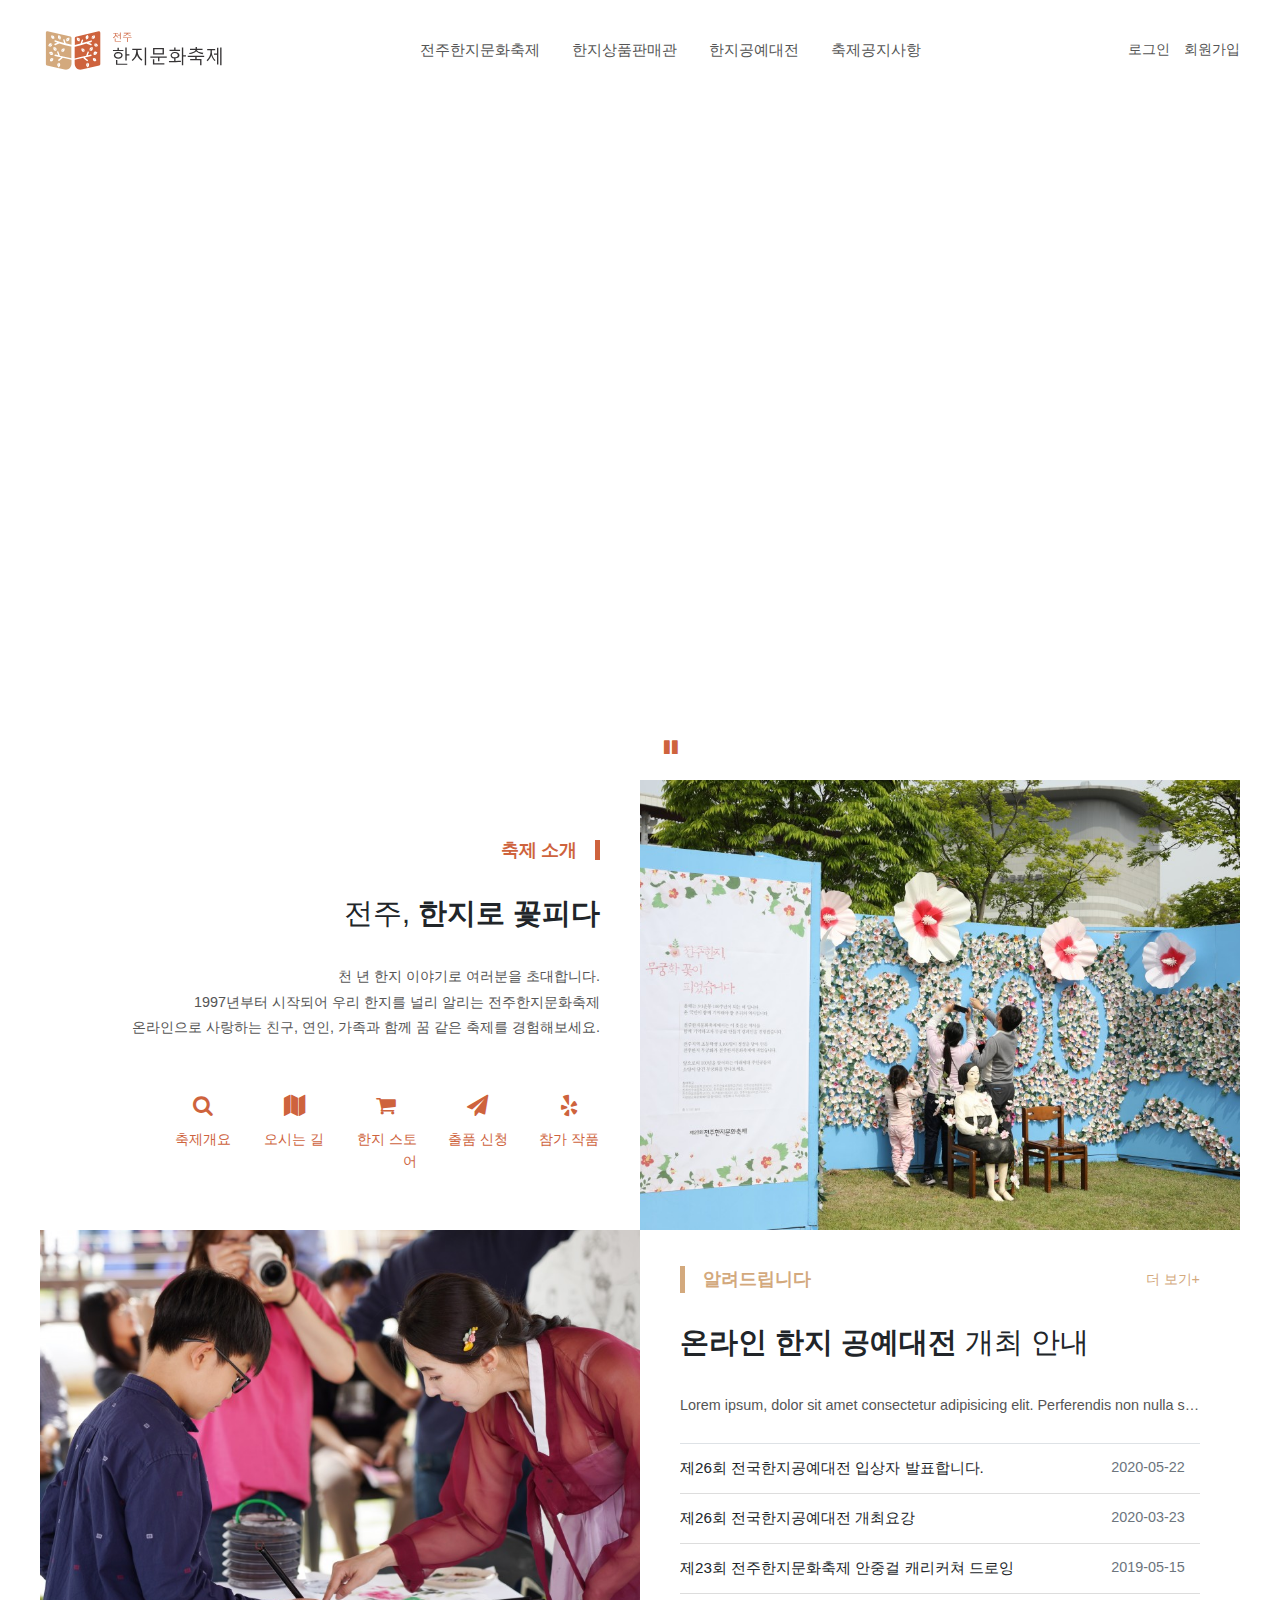
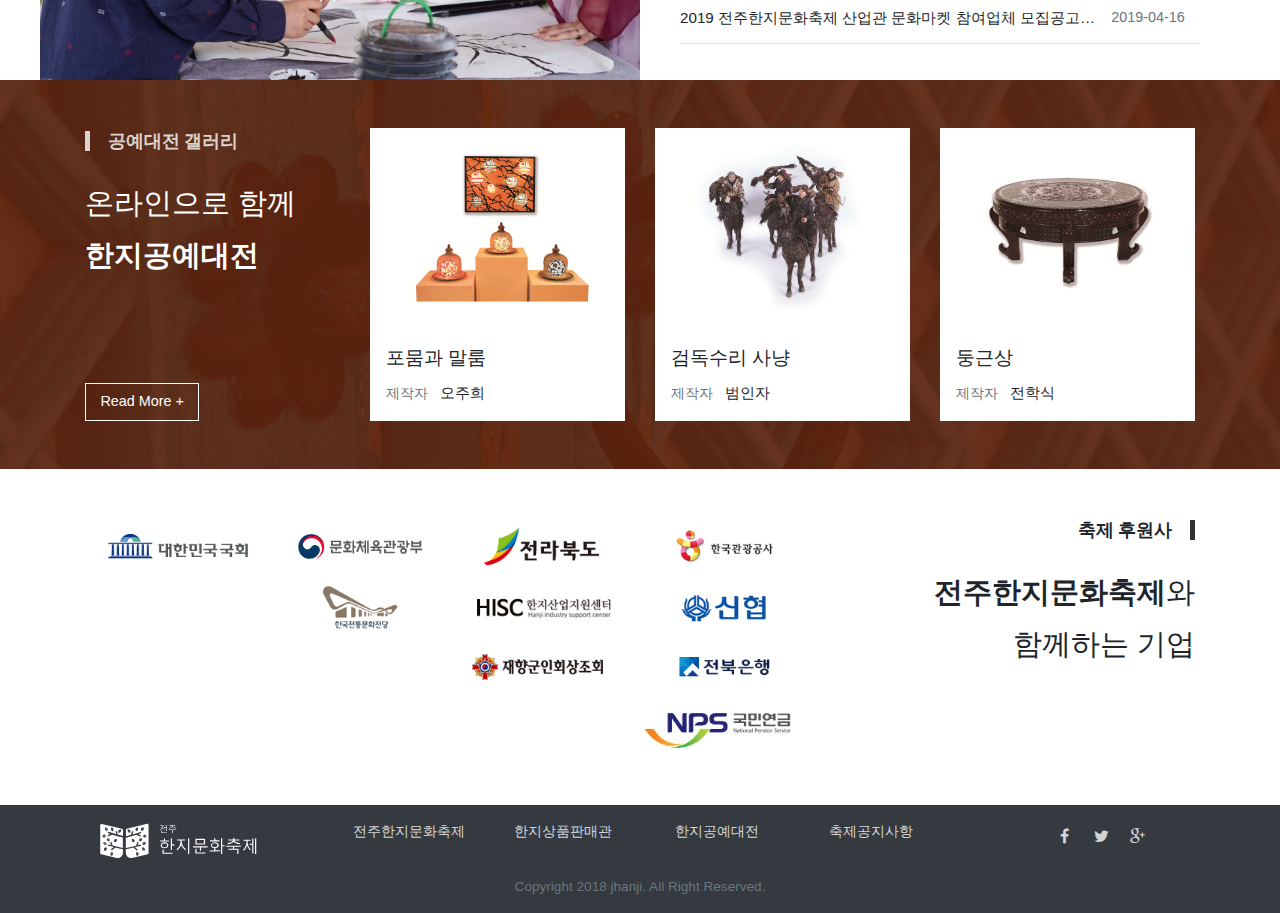
<file: public/index.html>
<!DOCTYPE html>
<html lang="ko">
<head>
    <meta charset="UTF-8">
    <meta name="viewport" content="width=device-width, initial-scale=1.0">
    <title>전주한지문화축제</title>
    <script src="./js/jquery-3.4.1.min.js"></script>
    <link rel="stylesheet" href="./bootstrap-4.3.1-dist/css/bootstrap.css">
    <script src="./bootstrap-4.3.1-dist/js/bootstrap.js"></script>
    <link rel="stylesheet" href="./fontawesome/css/font-awesome.min.css">
    <link rel="stylesheet" href="./css/style.css">
</head>
<body>
    <!-- 헤더 영역 -->
    <input type="checkbox" id="open-aside" hidden>
    <header>
        <div class="wrap h-100 d-between">
            <a href="#">
                <img src="./images/logo.svg" alt="전주한지문화축제" title="전주한지문화축제" height="45">
            </a>
            <div class="nav d-none d-lg-flex">
                <div class="nav__item">
                    <a href="#">전주한지문화축제</a>
                    <div class="nav__list">
                        <a href="#">개요/연혁</a>
                        <a href="#">찾아오시는길</a>
                    </div>
                </div>
                <div class="nav__item">
                    <a href="#">한지상품판매관</a>
                    <div class="nav__list">
                        <a href="#">한지업체</a>
                        <a href="#">온라인스토어</a>
                    </div>
                </div>
                <div class="nav__item">
                    <a href="#">한지공예대전</a>
                    <div class="nav__list">
                        <a href="#">출품신청</a>
                        <a href="#">참가작품</a>
                    </div>
                </div>
                <div class="nav__item">
                    <a href="#">축제공지사항</a>
                    <div class="nav__list">
                        <a href="#">알려드립니다</a>
                        <a href="#">1:1문의</a>
                    </div>
                </div>
            </div>
            <div class="auth d-none d-lg-flex">
                <a href="#">로그인</a>
                <a href="#">회원가입</a>
            </div>
            <label for="open-aside" class="icon-bars d-lg-none">
                <span></span>
                <span></span>
                <span></span>
            </label>
        </div>
    </header>
    <!-- /헤더 영역 -->

    <!-- 사이드바 -->
    <aside class="d-lg-none">
        <label for="open-aside" class="aside__background"></label>
        <div class="aside__content">
            <div class="auth auth--aside">
                <a href="#">로그인</a>
                <a href="#">회원가입</a>
            </div>
            <div class="nav nav--aside mt-3">
                <div class="nav__item">
                    <a href="#">전주한지문화축제</a>
                    <div class="nav__list">
                        <a href="#">개요/연혁</a>
                        <a href="#">찾아오시는길</a>
                    </div>
                </div>
                <div class="nav__item">
                    <a href="#">한지상품판매관</a>
                    <div class="nav__list">
                        <a href="#">한지업체</a>
                        <a href="#">온라인스토어</a>
                    </div>
                </div>
                <div class="nav__item">
                    <a href="#">한지공예대전</a>
                    <div class="nav__list">
                        <a href="#">출품신청</a>
                        <a href="#">참가작품</a>
                    </div>
                </div>
                <div class="nav__item">
                    <a href="#">축제공지사항</a>
                    <div class="nav__list">
                        <a href="#">알려드립니다</a>
                        <a href="#">1:1문의</a>
                    </div>
                </div>
            </div>
        </div>
    </aside>
    <!-- /사이드바 -->

    <!-- 비주얼 영역 -->
    <input type="checkbox" id="s-paused" hidden>
    <input type="radio" id="move-1-2" name="move" hidden>
    <input type="radio" id="move-1-3" name="move" hidden>
    <input type="radio" id="move-2-1" name="move" hidden>
    <input type="radio" id="move-2-3" name="move" hidden>
    <input type="radio" id="move-3-1" name="move" hidden checked>
    <input type="radio" id="move-3-2" name="move" hidden>
    <input type="radio" id="move-1-2-copy" name="move" hidden>
    <input type="radio" id="move-1-3-copy" name="move" hidden>
    <input type="radio" id="move-2-1-copy" name="move" hidden>
    <input type="radio" id="move-2-3-copy" name="move" hidden>
    <input type="radio" id="move-3-1-copy" name="move" hidden>
    <input type="radio" id="move-3-2-copy" name="move" hidden>
    <div class="visual wrap">
        <div class="visual__image">
            <div class="image"></div>
            <div class="image"></div>
            <div class="image"></div>
        </div>
        <div class="visual__box">
            <div class="box">
                <div class="box__item">전 주 한 지</div>
                <div class="box__item">온 누 리 에</div>
                <div class="box__item">펼 치 다</div>
            </div>
            <div class="box">
                <div class="box__item">천 년 을 뜨 고</div>
                <div class="box__item">천 년 을 잇 는</div>
                <div class="box__item">전 주 한 지</div>
            </div>
            <div class="box">
                <div class="box__item">전 주 한 지 로</div>
                <div class="box__item">희 망 을</div>
                <div class="box__item">나 누 다</div>
            </div>
        </div>
        <div class="visual__control">
            <div class="control">
                <label for="move-2-1" class="label-2"></label>
                <label for="move-2-1-copy" class="label-2-copy"></label>
                <label for="move-3-1" class="label-3"></label>
                <label for="move-3-1-copy" class="label-3-copy"></label>
            </div>
            <div class="control">
                <label for="move-1-2" class="label-1"></label>
                <label for="move-1-2-copy" class="label-1-copy"></label>
                <label for="move-3-2" class="label-3"></label>
                <label for="move-3-2-copy" class="label-3-copy"></label>
            </div>
            <div class="control">
                <label for="move-1-3" class="label-1"></label>
                <label for="move-1-3-copy" class="label-1-copy"></label>
                <label for="move-2-3" class="label-2"></label>
                <label for="move-2-3-copy" class="label-2-copy"></label>
            </div>
            <label for="s-paused" class="icon text-red">
                <i class="fa fa-play"></i>
                <i class="fa fa-pause"></i>
            </label>
        </div>
    </div>
    <!-- /비주얼 영역 -->
    <!-- 축제소개 & 알려드립니다 -->
    <div class="wrap px-0">
        <div class="line">
            <div class="line__text">
                <div>
                    <span class="title bar-right text-red border-red">축제 소개</span>
                    <div class="text-title mt-4">전주, <strong>한지로 꽃피다</strong></div>
                    <div class="textarea mt-4 auto-line">천 년 한지 이야기로 여러분을 초대합니다.
                        1997년부터 시작되어 우리 한지를 널리 알리는 전주한지문화축제
                        온라인으로 사랑하는 친구, 연인, 가족과 함께 꿈 같은 축제를 경험해보세요.</div>
                    <div class="row flex-row-reverse mt-5">
                        <div class="col-lg-2 col-md-4 col-6 mb-4 mb-lg-0">
                            <a href="#" class="align-center flex-column text-red">
                                <span class="icon"><i class="fa fa-yelp fa-lg"></i></span>
                                <span class="fx-n2 mt-2">참가 작품</span>
                            </a>
                        </div>
                        <div class="col-lg-2 col-md-4 col-6 mb-4 mb-lg-0">
                            <a href="#" class="align-center flex-column text-red">
                                <span class="icon"><i class="fa fa-send fa-lg"></i></span>
                                <span class="fx-n2 mt-2">출품 신청</span>
                            </a>
                        </div>
                        <div class="col-lg-2 col-md-4 col-6 mb-4 mb-lg-0">
                            <a href="#" class="align-center flex-column text-red">
                                <span class="icon"><i class="fa fa-shopping-cart fa-lg"></i></span>
                                <span class="fx-n2 mt-2">한지 스토어</span>
                            </a>
                        </div>
                        <div class="col-lg-2 col-md-4 col-6 mb-4 mb-lg-0">
                            <a href="#" class="align-center flex-column text-red">
                                <span class="icon"><i class="fa fa-map fa-lg"></i></span>
                                <span class="fx-n2 mt-2">오시는 길</span>
                            </a>
                        </div>
                        <div class="col-lg-2 col-md-4 col-6 mb-4 mb-lg-0">
                            <a href="#" class="align-center flex-column text-red">
                                <span class="icon"><i class="fa fa-search fa-lg"></i></span>
                                <span class="fx-n2 mt-2">축제개요</span>
                            </a>
                        </div>
                    </div>
                </div>
            </div>
            <div class="line__image">
                <img src="./images/1.jpg" alt="축제 소개" title="축제 소개">
            </div>
        </div>
        <div class="line">
            <div class="line__text">
                <div>
                    <div class="d-between">
                        <span class="title bar-left text-yellow border-yellow">알려드립니다</span>
                        <a href="#" class="fx-n2 text-yellow">더 보기+</a>
                    </div>
                    <div class="text-title mt-4"><strong>온라인 한지 공예대전</strong> 개최 안내</div>
                    <div class="textarea mt-4 text-ellipsis">Lorem ipsum, dolor sit amet consectetur adipisicing elit. Perferendis non nulla sit facilis culpa, dignissimos, illo corporis recusandae deleniti illum ea alias, quos hic! Exercitationem quo accusamus optio rem tempora?</div>
                    <div class="border-top mt-4">
                        <div class="t-row">
                            <div class="cell-80 text-left text-ellipsis fx-n1" title="제26회 전국한지공예대전 입상자 발표합니다.">
                                제26회 전국한지공예대전 입상자 발표합니다.			
                            </div>
                            <div class="cell-20 text-muted fx-n2">2020-05-22</div>
                        </div>
                        <div class="t-row">
                            <div class="cell-80 text-left text-ellipsis fx-n1" title="제26회 전국한지공예대전 개최요강">
                                제26회 전국한지공예대전 개최요강
                            </div>
                            <div class="cell-20 text-muted fx-n2">2020-03-23</div>
                        </div>
                        <div class="t-row">
                            <div class="cell-80 text-left text-ellipsis fx-n1" title="제23회 전주한지문화축제 안중걸 캐리커쳐 드로잉">
                                제23회 전주한지문화축제 안중걸 캐리커쳐 드로잉			
                            </div>
                            <div class="cell-20 text-muted fx-n2">2019-05-15</div>
                        </div>
                        <div class="t-row">
                            <div class="cell-80 text-left text-ellipsis fx-n1" title="2019 전주한지문화축제 산업관 문화마켓 참여업체 모집공고(추가모집)">
                                2019 전주한지문화축제 산업관 문화마켓 참여업체 모집공고(추가모집)
                            </div>
                            <div class="cell-20 text-muted fx-n2">2019-04-16</div>
                        </div>
                    </div>
                </div>
            </div>
            <div class="line__image">
                <img src="./images/2.jpg" alt="알려드립니다" title="알려드립니다">
            </div>
        </div>
    </div>
    <!-- /축제소개 & 알려드립니다 -->

    <!-- 공예대전 갤러리 -->
    <div class="position-relative">
        <div class="background background--red">
            <img src="./images/back.jpg" alt="배경 이미지" title="배경 이미지">
        </div>
        <div class="container py-5">
            <div class="row">
                <div class="col-lg-3 col-md-6 col-12 mb-4 mb-lg-0">
                    <div class="d-between flex-column align-items-start h-100">
                        <div class="mb-5">
                            <span class="title bar-left text-gray border-gray">공예대전 갤러리</span>
                            <div class="text-title text-white mt-4">온라인으로 함께
                                <strong>한지공예대전</strong></div>
                        </div>
                        <a href="#" class="btn-custom btn-custom--white">Read More +</a>
                    </div>
                </div>
                <div class="col-lg-3 col-md-6 col-12 mb-4 mb-lg-0">
                    <div class="accent--image">
                        <img class="bg-white fit-contain p-3 hx-200" src="./images/gallery/1.jpg" alt="갤러리 이미지" title="갤러리 이미지">
                        <div class="p-3 bg-white">
                            <div class="fx-3">포뭄과 말룸</div>
                            <div class="mt-2">
                                <span class="fx-n2 text-muted">제작자</span>
                                <span class="ml-2 fx-n1">오주희</span>
                            </div>
                        </div>
                    </div>
                </div>
                <div class="col-lg-3 col-md-6 col-12 mb-4 mb-lg-0">
                    <div class="accent--image">
                        <img class="bg-white fit-contain p-3 hx-200" src="./images/gallery/2.jpg" alt="갤러리 이미지" title="갤러리 이미지">
                        <div class="p-3 bg-white">
                            <div class="fx-3">검독수리 사냥</div>
                            <div class="mt-2">
                                <span class="fx-n2 text-muted">제작자</span>
                                <span class="ml-2 fx-n1">범인자</span>
                            </div>
                        </div>
                    </div>
                </div>
                <div class="col-lg-3 col-md-6 col-12 mb-4 mb-lg-0">
                    <div class="accent--image">
                        <img class="bg-white fit-contain p-3 hx-200" src="./images/gallery/3.jpg" alt="갤러리 이미지" title="갤러리 이미지">
                        <div class="p-3 bg-white">
                            <div class="fx-3">둥근상</div>
                            <div class="mt-2">
                                <span class="fx-n2 text-muted">제작자</span>
                                <span class="ml-2 fx-n1">전학식</span>
                            </div>
                        </div>
                    </div>
                </div>
            </div>
        </div>
    </div>
    <!-- /공예대전 갤러리 -->
    <!-- 후원사 -->
    <div class="container py-5">
        <input type="checkbox" id="c-paused" hidden>
        <div class="row">
            <div class="col-lg-8 order-1 order-lg-0 mt-4 mt-lg-0">
                <div class="company">
                    <img src="./images/company/2.jpg" alt="후원사" title="후원사">
                    <img src="./images/company/3.jpg" alt="후원사" title="후원사">
                    <img src="./images/company/4.jpg" alt="후원사" title="후원사">
                    <img src="./images/company/5.jpg" alt="후원사" title="후원사">
                    <img src="./images/company/6.jpg" alt="후원사" title="후원사">
                    <img src="./images/company/7.jpg" alt="후원사" title="후원사">
                    <img src="./images/company/8.jpg" alt="후원사" title="후원사">
                    <img src="./images/company/9.jpg" alt="후원사" title="후원사">
                    <img src="./images/company/10.jpg" alt="후원사" title="후원사">
                    <img src="./images/company/11.jpg" alt="후원사" title="후원사">
                </div>
            </div>
            <div class="col-lg-4">
                <div class="text-right">
                    <span class="title bar-right">축제 후원사</span>
                    <div class="text-title mt-4"><strong>전주한지문화축제</strong>와
                        함께하는 기업</div>
                    <div class="mt-4 d-lg-none text-red">
                        <label for="c-paused">
                            <i class="fa fa-play"></i>
                            <i class="fa fa-pause"></i>
                        </label>
                    </div>
                </div>
            </div>
        </div>
    </div>
    <!-- /후원사 -->

    <!-- 푸터 -->
    <footer class="bg-dark py-3">
        <div class="wrap">
            <div class="row">
                <div class="col-lg-3">
                    <div class="text-center">
                        <img class="white" src="./images/logo.svg" alt="로고" title="로고" height="40">
                    </div>
                </div>
                <div class="col-lg-6 my-4 my-lg-0">
                    <div class="row">
                        <a href="#" class="col-lg-3 col-6 text-center fx-n2 text-gray mb-4 mb-lg-0">전주한지문화축제</a>
                        <a href="#" class="col-lg-3 col-6 text-center fx-n2 text-gray mb-4 mb-lg-0">한지상품판매관</a>
                        <a href="#" class="col-lg-3 col-6 text-center fx-n2 text-gray mb-4 mb-lg-0">한지공예대전</a>
                        <a href="#" class="col-lg-3 col-6 text-center fx-n2 text-gray mb-4 mb-lg-0">축제공지사항</a>
                    </div>
                </div>
                <div class="col-lg-3">
                    <div class="text-center text-gray">
                        <span class="icon"><i class="fa fa-facebook"></i></span>
                        <span class="icon"><i class="fa fa-twitter"></i></span>
                        <span class="icon"><i class="fa fa-google-plus"></i></span>
                    </div>
                </div>
            </div>
            <div class="text-center mt-3 text-muted fx-n3">
                Copyright 2018 jhanji. All Right Reserved.
            </div>
        </div>
    </footer>
    <!-- /푸터 -->
</body>
</html>
</file>
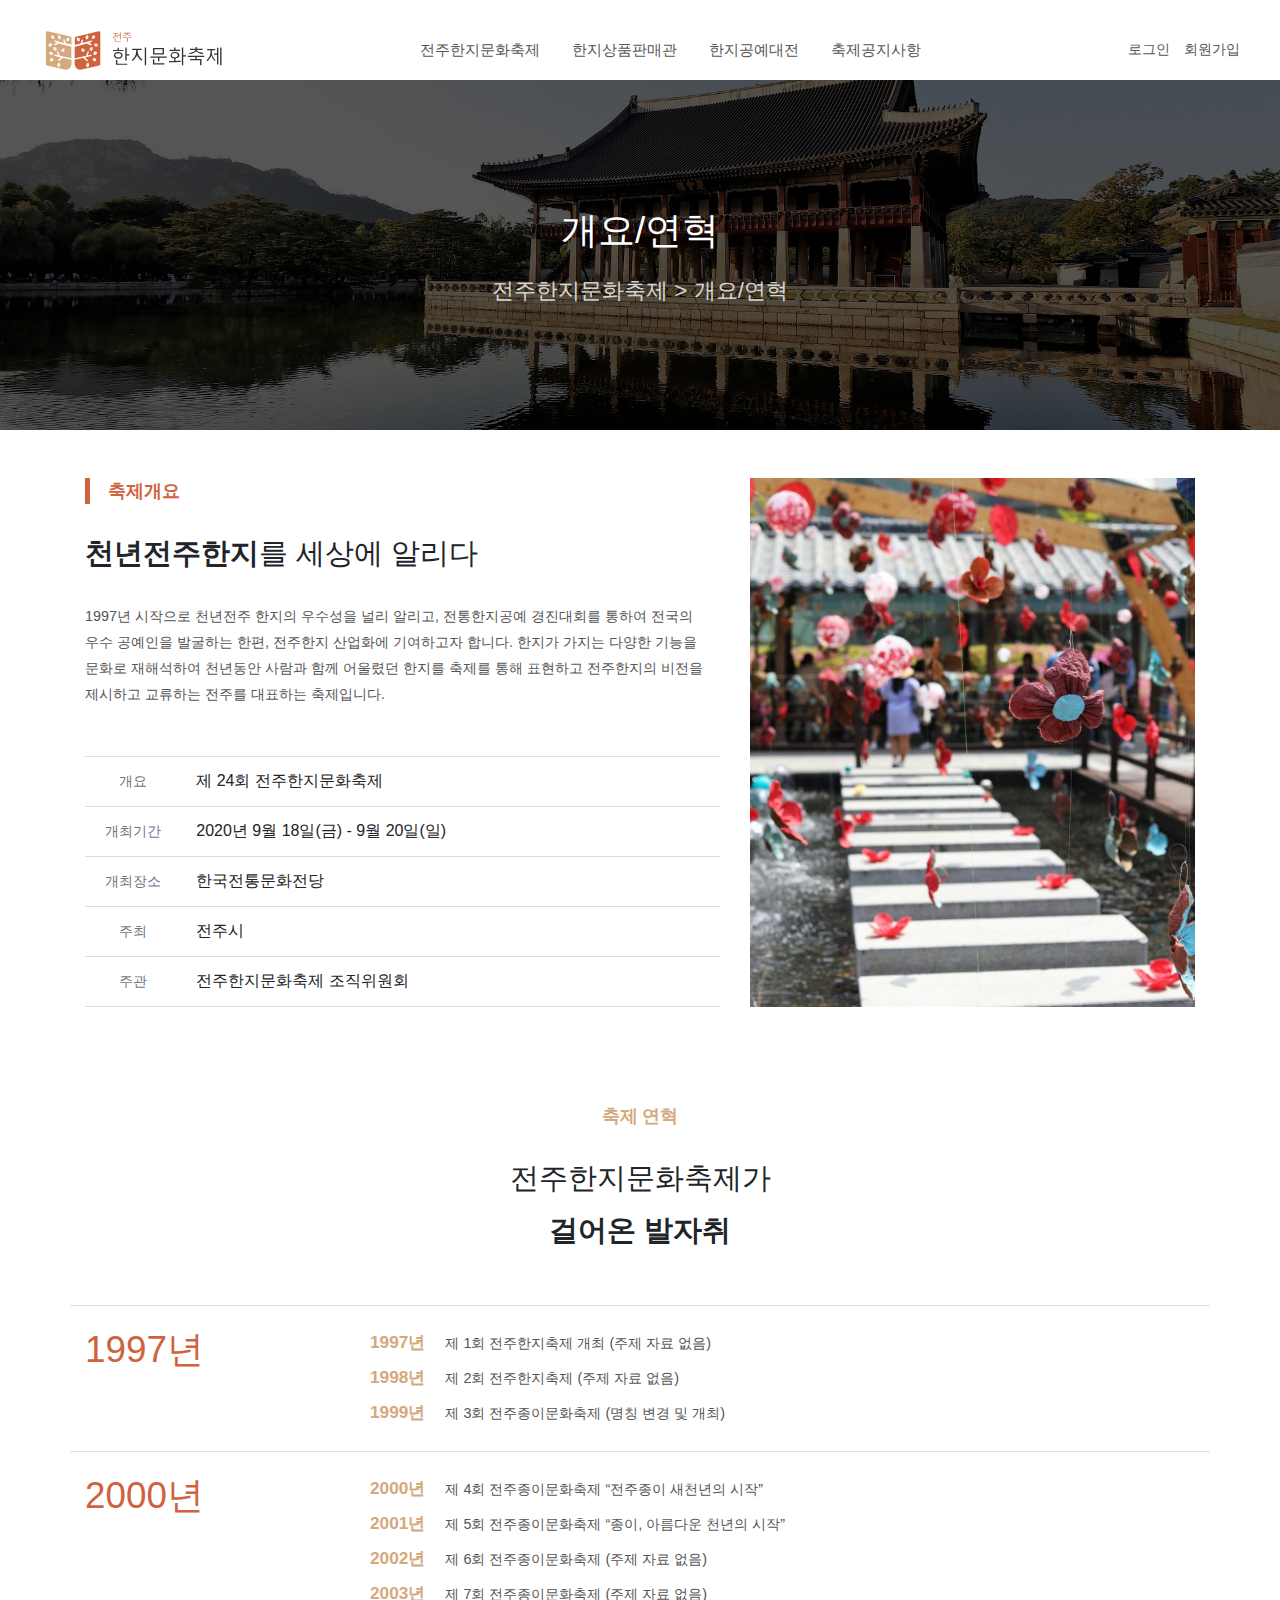
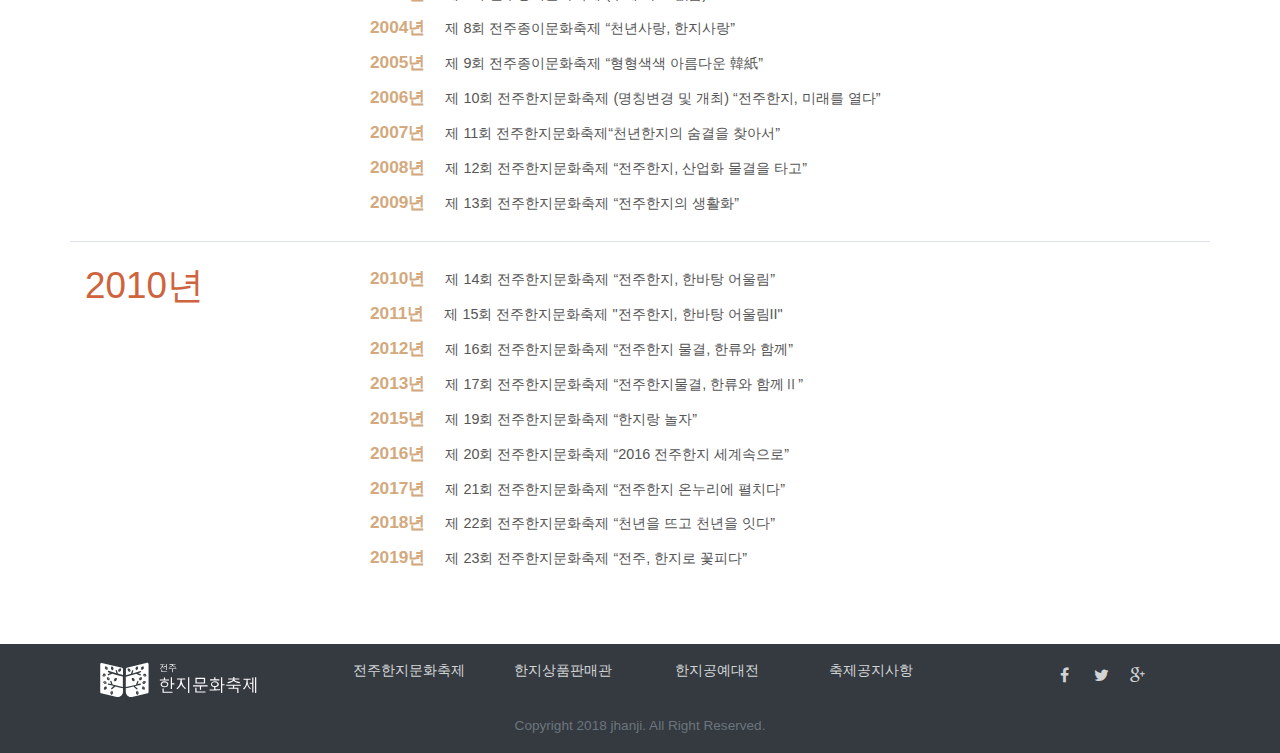
<file: public/sub1.html>
<!DOCTYPE html>
<html lang="ko">
<head>
    <meta charset="UTF-8">
    <meta name="viewport" content="width=device-width, initial-scale=1.0">
    <title>전주한지문화축제</title>
    <script src="./js/jquery-3.4.1.min.js"></script>
    <link rel="stylesheet" href="./bootstrap-4.3.1-dist/css/bootstrap.css">
    <script src="./bootstrap-4.3.1-dist/js/bootstrap.js"></script>
    <link rel="stylesheet" href="./fontawesome/css/font-awesome.min.css">
    <link rel="stylesheet" href="./css/style.css">
</head>
<body>
    <!-- 헤더 영역 -->
    <input type="checkbox" id="open-aside" hidden>
    <header>
        <div class="wrap h-100 d-between">
            <a href="#">
                <img src="./images/logo.svg" alt="전주한지문화축제" title="전주한지문화축제" height="45">
            </a>
            <div class="nav d-none d-lg-flex">
                <div class="nav__item">
                    <a href="#">전주한지문화축제</a>
                    <div class="nav__list">
                        <a href="#">개요/연혁</a>
                        <a href="#">찾아오시는길</a>
                    </div>
                </div>
                <div class="nav__item">
                    <a href="#">한지상품판매관</a>
                    <div class="nav__list">
                        <a href="#">한지업체</a>
                        <a href="#">온라인스토어</a>
                    </div>
                </div>
                <div class="nav__item">
                    <a href="#">한지공예대전</a>
                    <div class="nav__list">
                        <a href="#">출품신청</a>
                        <a href="#">참가작품</a>
                    </div>
                </div>
                <div class="nav__item">
                    <a href="#">축제공지사항</a>
                    <div class="nav__list">
                        <a href="#">알려드립니다</a>
                        <a href="#">1:1문의</a>
                    </div>
                </div>
            </div>
            <div class="auth d-none d-lg-flex">
                <a href="#">로그인</a>
                <a href="#">회원가입</a>
            </div>
            <label for="open-aside" class="icon-bars d-lg-none">
                <span></span>
                <span></span>
                <span></span>
            </label>
        </div>
    </header>
    <!-- /헤더 영역 -->

    <!-- 사이드바 -->
    <aside class="d-lg-none">
        <label for="open-aside" class="aside__background"></label>
        <div class="aside__content">
            <div class="auth auth--aside">
                <a href="#">로그인</a>
                <a href="#">회원가입</a>
            </div>
            <div class="nav nav--aside mt-3">
                <div class="nav__item">
                    <a href="#">전주한지문화축제</a>
                    <div class="nav__list">
                        <a href="#">개요/연혁</a>
                        <a href="#">찾아오시는길</a>
                    </div>
                </div>
                <div class="nav__item">
                    <a href="#">한지상품판매관</a>
                    <div class="nav__list">
                        <a href="#">한지업체</a>
                        <a href="#">온라인스토어</a>
                    </div>
                </div>
                <div class="nav__item">
                    <a href="#">한지공예대전</a>
                    <div class="nav__list">
                        <a href="#">출품신청</a>
                        <a href="#">참가작품</a>
                    </div>
                </div>
                <div class="nav__item">
                    <a href="#">축제공지사항</a>
                    <div class="nav__list">
                        <a href="#">알려드립니다</a>
                        <a href="#">1:1문의</a>
                    </div>
                </div>
            </div>
        </div>
    </aside>
    <!-- /사이드바 -->

    <!-- 비주얼 영역 -->
    <div class="position-relative hx-350">
        <div class="background background--black">
            <img src="./images/visual/1.jpg" alt="비주얼 이미지" title="비주얼 이미지">
        </div>
        <div class="position-center text-center w-100">
            <div class="fx-8 text-white">개요/연혁</div>
            <div class="fx-4 text-gray mt-3">전주한지문화축제 > 개요/연혁</div>
        </div>
    </div>
    <!-- /비주얼 영역 -->
  
    <!-- 개요 -->
    <div class="container py-5">
        <div class="row">
            <div class="col-lg-7">
                <div class="title bar-left text-red border-red">축제개요</div>
                <div class="mt-4 text-title"><strong>천년전주한지</strong>를 세상에 알리다</div>
                <div class="textarea mt-4">1997년 시작으로 천년전주 한지의 우수성을 널리 알리고, 전통한지공예 경진대회를 통하여 전국의 우수 공예인을 발굴하는 한편, 전주한지 산업화에 기여하고자 합니다.
                    한지가 가지는 다양한 기능을 문화로 재해석하여 천년동안 사람과 함께 어울렸던 한지를 축제를 통해 표현하고 전주한지의 비전을 제시하고 교류하는 전주를 대표하는 축제입니다.</div>
                <div class="mt-5 border-top">
                    <div class="t-row">
                        <div class="cell-15 fx-n2 text-muted">개요</div>
                        <div class="cell-85 px-3 text-left">제	24회 전주한지문화축제</div>
                    </div>
                    <div class="t-row">
                        <div class="cell-15 fx-n2 text-muted">개최기간</div>
                        <div class="cell-85 px-3 text-left">2020년 9월 18일(금) - 9월 20일(일)</div>
                    </div>
                    <div class="t-row">
                        <div class="cell-15 fx-n2 text-muted">개최장소 </div>
                        <div class="cell-85 px-3 text-left">한국전통문화전당</div>
                    </div>
                    <div class="t-row">
                        <div class="cell-15 fx-n2 text-muted">주최</div>
                        <div class="cell-85 px-3 text-left">전주시</div>
                    </div>
                    <div class="t-row">
                        <div class="cell-15 fx-n2 text-muted">주관</div>
                        <div class="cell-85 px-3 text-left">전주한지문화축제 조직위원회</div>
                    </div>
                    
                </div>
            </div>
            <div class="col-lg-5">
                <img class="fit-cover" src="./images/3.jpg" alt="축제개요" title="축제개요">
            </div>
        </div>
    </div>
    <!-- /개요 -->

    <!-- 연혁 -->
    <div class="container py-5">
        <div class="text-center mb-5">
            <div class="title text-yellow">축제 연혁</div>
            <div class="text-title mt-4">전주한지문화축제가
                <strong>걸어온 발자취</strong></div>
        </div>
        <div class="row py-3 border-top">
            <div class="col-lg-3 mb-4 mb-lg-0">
                <div class="fx-8 text-red">1997년</div>
            </div>
            <div class="col-lg-9">
                <div class="textarea my-2" title="제 1회 전주한지축제 개최 (주제 자료 없음)">
                    <strong class="fx-3 text-yellow mr-3">1997년</strong>
                    제 1회 전주한지축제 개최 (주제 자료 없음)
                </div>
                <div class="textarea my-2" title="제 2회 전주한지축제 (주제 자료 없음)">
                    <strong class="fx-3 text-yellow mr-3">1998년</strong>
                    제 2회 전주한지축제 (주제 자료 없음)
                </div>
                <div class="textarea my-2" title="제 3회 전주종이문화축제 (명칭 변경 및 개최)">
                    <strong class="fx-3 text-yellow mr-3">1999년</strong>
                    제 3회 전주종이문화축제 (명칭 변경 및 개최)
                </div>
            </div>
        </div>
        <div class="row py-3 border-top">
            <div class="col-lg-3 mb-4 mb-lg-0">
                <div class="fx-8 text-red">2000년</div>
            </div>
            <div class="col-lg-9">
                <div class="textarea my-2" title="제 4회 전주종이문화축제 “전주종이 새천년의 시작”">
                    <strong class="fx-3 text-yellow mr-3">2000년</strong>
                    제 4회 전주종이문화축제 “전주종이 새천년의 시작”
                </div>
                <div class="textarea my-2" title="제 5회 전주종이문화축제 “종이, 아름다운 천년의 시작”">
                    <strong class="fx-3 text-yellow mr-3">2001년</strong>
                    제 5회 전주종이문화축제 “종이, 아름다운 천년의 시작”
                </div>
                <div class="textarea my-2" title="제 6회 전주종이문화축제 (주제 자료 없음)">
                    <strong class="fx-3 text-yellow mr-3">2002년</strong>
                    제 6회 전주종이문화축제 (주제 자료 없음)
                </div>
                <div class="textarea my-2" title="제 7회 전주종이문화축제 (주제 자료 없음)">
                    <strong class="fx-3 text-yellow mr-3">2003년</strong>
                    제 7회 전주종이문화축제 (주제 자료 없음)
                </div>
                <div class="textarea my-2" title="제 8회 전주종이문화축제 “천년사랑, 한지사랑”">
                    <strong class="fx-3 text-yellow mr-3">2004년</strong>
                    제 8회 전주종이문화축제 “천년사랑, 한지사랑”
                </div>
                <div class="textarea my-2" title="제 9회 전주종이문화축제 “형형색색 아름다운 韓紙”">
                    <strong class="fx-3 text-yellow mr-3">2005년</strong>
                    제 9회 전주종이문화축제 “형형색색 아름다운 韓紙”
                </div>
                <div class="textarea my-2" title="제 10회 전주한지문화축제 (명칭변경 및 개최) “전주한지, 미래를 열다”">
                    <strong class="fx-3 text-yellow mr-3">2006년</strong>
                    제 10회 전주한지문화축제 (명칭변경 및 개최) “전주한지, 미래를 열다”
                </div>
                <div class="textarea my-2" title="제 11회 전주한지문화축제“천년한지의 숨결을 찾아서”">
                    <strong class="fx-3 text-yellow mr-3">2007년</strong>
                    제 11회 전주한지문화축제“천년한지의 숨결을 찾아서”
                </div>
                <div class="textarea my-2" title="제 12회 전주한지문화축제 “전주한지, 산업화 물결을 타고”">
                    <strong class="fx-3 text-yellow mr-3">2008년</strong>
                    제 12회 전주한지문화축제 “전주한지, 산업화 물결을 타고”
                </div>
                <div class="textarea my-2" title="제 13회 전주한지문화축제 “전주한지의 생활화”">
                    <strong class="fx-3 text-yellow mr-3">2009년</strong>
                    제 13회 전주한지문화축제 “전주한지의 생활화”
                </div>
            </div>
        </div>
        <div class="row py-3 border-top">
            <div class="col-lg-3 mb-4 mb-lg-0">
                <div class="fx-8 text-red">2010년</div>
            </div>
            <div class="col-lg-9">
                <div class="textarea my-2" title="제 14회 전주한지문화축제 “전주한지, 한바탕 어울림”">
                    <strong class="fx-3 text-yellow mr-3">2010년</strong>
                    제 14회 전주한지문화축제 “전주한지, 한바탕 어울림”
                </div>
                <div class="textarea my-2" title='제 15회 전주한지문화축제 "전주한지, 한바탕 어울림II"'>
                    <strong class="fx-3 text-yellow mr-3">2011년</strong>
                    제 15회 전주한지문화축제 "전주한지, 한바탕 어울림II"
                </div>
                <div class="textarea my-2" title="제 16회 전주한지문화축제 “전주한지 물결, 한류와 함께”">
                    <strong class="fx-3 text-yellow mr-3">2012년</strong>
                    제 16회 전주한지문화축제 “전주한지 물결, 한류와 함께”
                </div>
                <div class="textarea my-2" title="제 17회 전주한지문화축제 “전주한지물결, 한류와 함께Ⅱ”">
                    <strong class="fx-3 text-yellow mr-3">2013년</strong>
                    제 17회 전주한지문화축제 “전주한지물결, 한류와 함께Ⅱ”
                </div>
                <div class="textarea my-2" title="제 19회 전주한지문화축제 “한지랑 놀자”">
                    <strong class="fx-3 text-yellow mr-3">2015년</strong>
                    제 19회 전주한지문화축제 “한지랑 놀자”
                </div>
                <div class="textarea my-2" title="제 20회 전주한지문화축제 “2016 전주한지 세계속으로”">
                    <strong class="fx-3 text-yellow mr-3">2016년</strong>
                    제 20회 전주한지문화축제 “2016 전주한지 세계속으로”
                </div>
                <div class="textarea my-2" title="제 21회 전주한지문화축제 “전주한지 온누리에 펼치다”">
                    <strong class="fx-3 text-yellow mr-3">2017년</strong>
                    제 21회 전주한지문화축제 “전주한지 온누리에 펼치다”
                </div>
                <div class="textarea my-2" title="제 22회 전주한지문화축제 “천년을 뜨고 천년을 잇다”">
                    <strong class="fx-3 text-yellow mr-3">2018년</strong>
                    제 22회 전주한지문화축제 “천년을 뜨고 천년을 잇다”
                </div>
                <div class="textarea my-2" title="제 23회 전주한지문화축제 “전주, 한지로 꽃피다”">
                    <strong class="fx-3 text-yellow mr-3">2019년</strong>
                    제 23회 전주한지문화축제 “전주, 한지로 꽃피다”
                </div>
            </div>
        </div>
        
    </div>
    <!-- /연혁 -->
    
    
    <!-- 푸터 -->
    <footer class="bg-dark py-3">
        <div class="wrap">
            <div class="row">
                <div class="col-lg-3">
                    <div class="text-center">
                        <img class="white" src="./images/logo.svg" alt="로고" title="로고" height="40">
                    </div>
                </div>
                <div class="col-lg-6 my-4 my-lg-0">
                    <div class="row">
                        <a href="#" class="col-lg-3 col-6 text-center fx-n2 text-gray mb-4 mb-lg-0">전주한지문화축제</a>
                        <a href="#" class="col-lg-3 col-6 text-center fx-n2 text-gray mb-4 mb-lg-0">한지상품판매관</a>
                        <a href="#" class="col-lg-3 col-6 text-center fx-n2 text-gray mb-4 mb-lg-0">한지공예대전</a>
                        <a href="#" class="col-lg-3 col-6 text-center fx-n2 text-gray mb-4 mb-lg-0">축제공지사항</a>
                    </div>
                </div>
                <div class="col-lg-3">
                    <div class="text-center text-gray">
                        <span class="icon"><i class="fa fa-facebook"></i></span>
                        <span class="icon"><i class="fa fa-twitter"></i></span>
                        <span class="icon"><i class="fa fa-google-plus"></i></span>
                    </div>
                </div>
            </div>
            <div class="text-center mt-3 text-muted fx-n3">
                Copyright 2018 jhanji. All Right Reserved.
            </div>
        </div>
    </footer>
    <!-- /푸터 -->
</body>
</html>
</file>
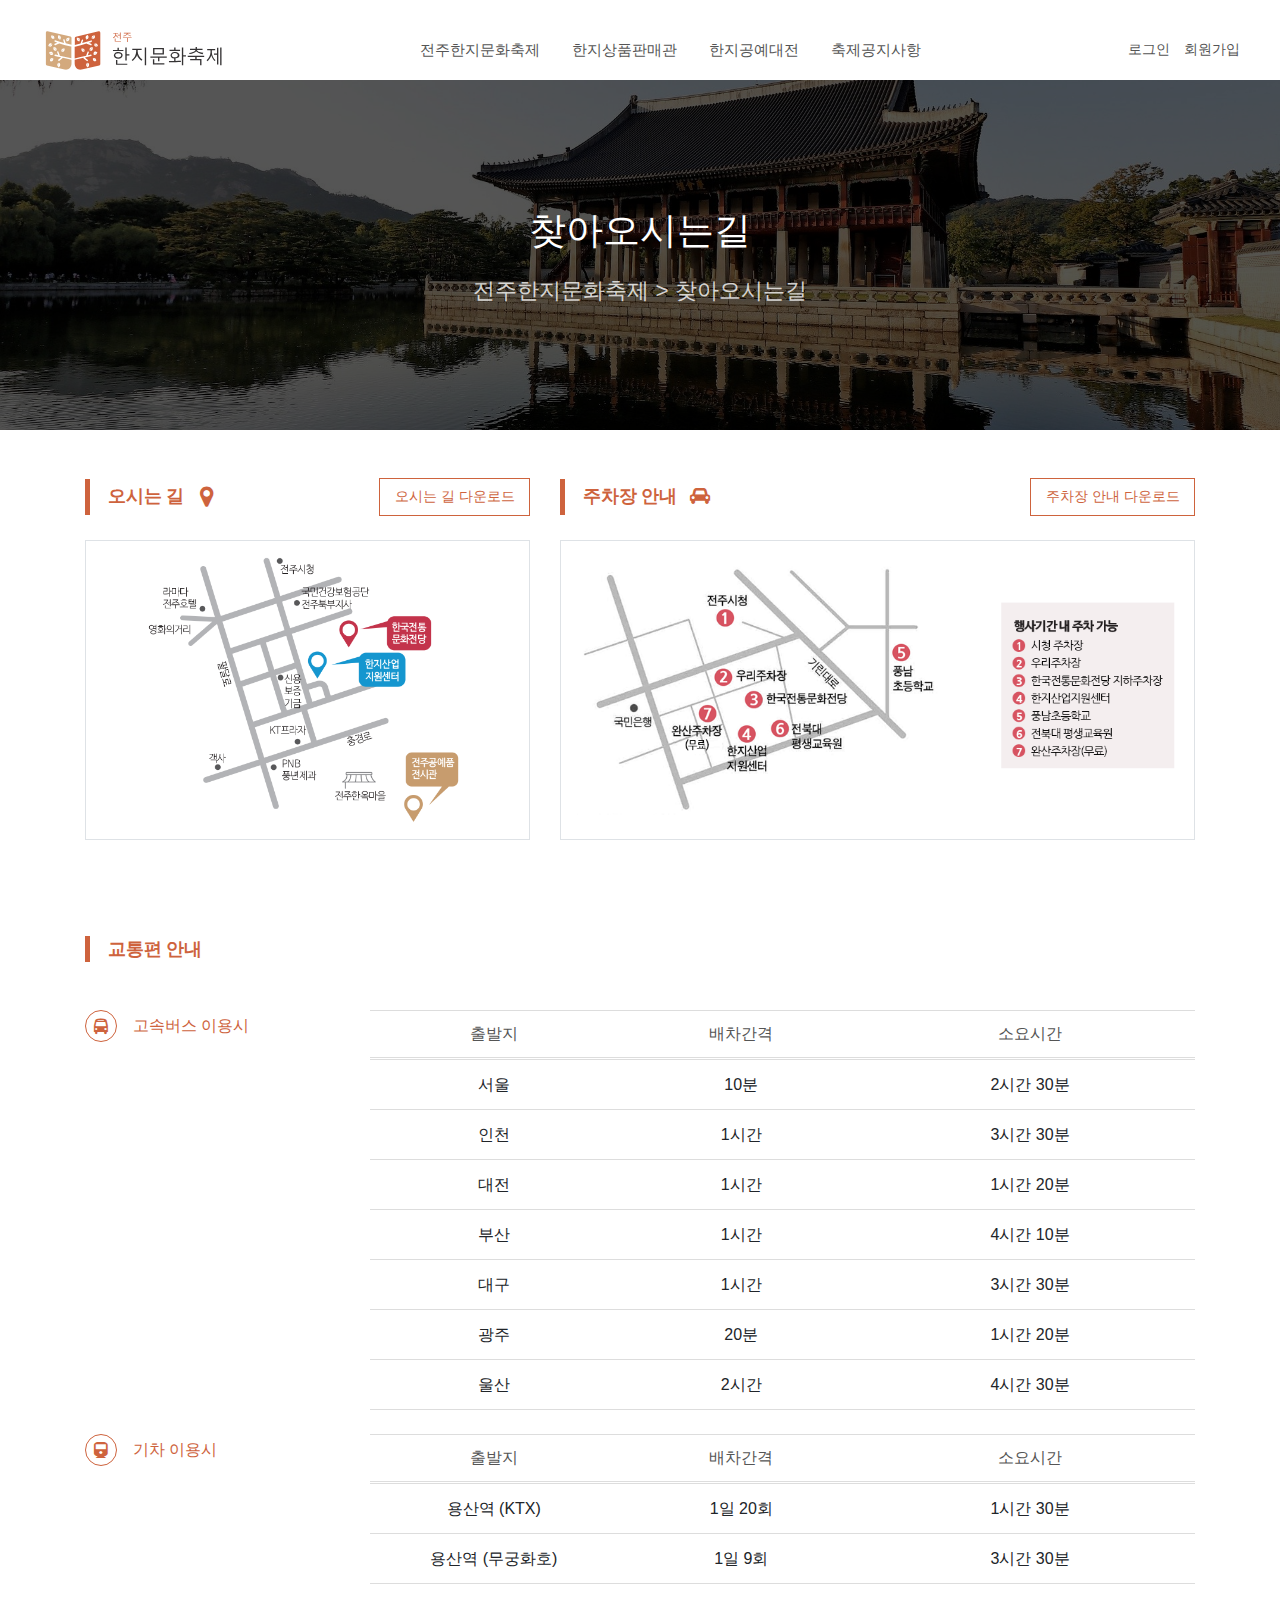
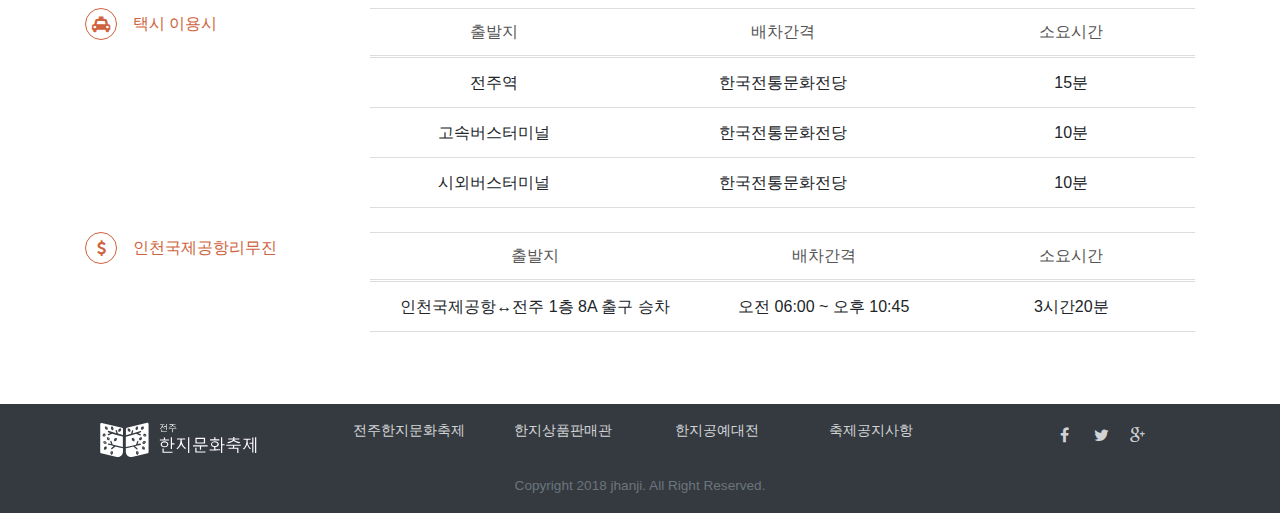
<file: public/sub2.html>
<!DOCTYPE html>
<html lang="ko">
<head>
    <meta charset="UTF-8">
    <meta name="viewport" content="width=device-width, initial-scale=1.0">
    <title>전주한지문화축제</title>
    <script src="./js/jquery-3.4.1.min.js"></script>
    <link rel="stylesheet" href="./bootstrap-4.3.1-dist/css/bootstrap.css">
    <script src="./bootstrap-4.3.1-dist/js/bootstrap.js"></script>
    <link rel="stylesheet" href="./fontawesome/css/font-awesome.min.css">
    <link rel="stylesheet" href="./css/style.css">
</head>
<body>
    <!-- 헤더 영역 -->
    <input type="checkbox" id="open-aside" hidden>
    <header>
        <div class="wrap h-100 d-between">
            <a href="#">
                <img src="./images/logo.svg" alt="전주한지문화축제" title="전주한지문화축제" height="45">
            </a>
            <div class="nav d-none d-lg-flex">
                <div class="nav__item">
                    <a href="#">전주한지문화축제</a>
                    <div class="nav__list">
                        <a href="#">개요/연혁</a>
                        <a href="#">찾아오시는길</a>
                    </div>
                </div>
                <div class="nav__item">
                    <a href="#">한지상품판매관</a>
                    <div class="nav__list">
                        <a href="#">한지업체</a>
                        <a href="#">온라인스토어</a>
                    </div>
                </div>
                <div class="nav__item">
                    <a href="#">한지공예대전</a>
                    <div class="nav__list">
                        <a href="#">출품신청</a>
                        <a href="#">참가작품</a>
                    </div>
                </div>
                <div class="nav__item">
                    <a href="#">축제공지사항</a>
                    <div class="nav__list">
                        <a href="#">알려드립니다</a>
                        <a href="#">1:1문의</a>
                    </div>
                </div>
            </div>
            <div class="auth d-none d-lg-flex">
                <a href="#">로그인</a>
                <a href="#">회원가입</a>
            </div>
            <label for="open-aside" class="icon-bars d-lg-none">
                <span></span>
                <span></span>
                <span></span>
            </label>
        </div>
    </header>
    <!-- /헤더 영역 -->

    <!-- 사이드바 -->
    <aside class="d-lg-none">
        <label for="open-aside" class="aside__background"></label>
        <div class="aside__content">
            <div class="auth auth--aside">
                <a href="#">로그인</a>
                <a href="#">회원가입</a>
            </div>
            <div class="nav nav--aside mt-3">
                <div class="nav__item">
                    <a href="#">전주한지문화축제</a>
                    <div class="nav__list">
                        <a href="#">개요/연혁</a>
                        <a href="#">찾아오시는길</a>
                    </div>
                </div>
                <div class="nav__item">
                    <a href="#">한지상품판매관</a>
                    <div class="nav__list">
                        <a href="#">한지업체</a>
                        <a href="#">온라인스토어</a>
                    </div>
                </div>
                <div class="nav__item">
                    <a href="#">한지공예대전</a>
                    <div class="nav__list">
                        <a href="#">출품신청</a>
                        <a href="#">참가작품</a>
                    </div>
                </div>
                <div class="nav__item">
                    <a href="#">축제공지사항</a>
                    <div class="nav__list">
                        <a href="#">알려드립니다</a>
                        <a href="#">1:1문의</a>
                    </div>
                </div>
            </div>
        </div>
    </aside>
    <!-- /사이드바 -->

    <!-- 비주얼 영역 -->
    <div class="position-relative hx-350">
        <div class="background background--black">
            <img src="./images/visual/1.jpg" alt="비주얼 이미지" title="비주얼 이미지">
        </div>
        <div class="position-center text-center w-100">
            <div class="fx-8 text-white">찾아오시는길</div>
            <div class="fx-4 text-gray mt-3">전주한지문화축제 > 찾아오시는길</div>
        </div>
    </div>
    <!-- /비주얼 영역 -->
  
    <div class="container py-5">
        <div class="row">
            <div class="col-lg-5">
                <div class="d-between">
                    <div class="title bar-left text-red border-red">
                        오시는 길
                        <span class="icon"><i class="fa fa-map-marker fa-lg"></i></span>
                    </div>
                    <a href="[data-uri]" download="오시는 길.jpg" class="btn-bordered">오시는 길 다운로드</a>
                </div>
                <div class="mt-4">
                    <img class="border fit-contain hx-300" src="./images/roadmap/1.png" alt="오시는 길" title="오시는 길">
                </div>
            </div>
            <div class="col-lg-7">
                <div class="d-between">
                    <div class="title bar-left text-red border-red">
                        주차장 안내
                        <span class="icon"><i class="fa fa-car"></i></span>
                    </div>
                    <a href="[data-uri]" download="주차장 안내.jpg" class="btn-bordered">주차장 안내 다운로드</a>
                </div>
                <div class="mt-4">
                    <img class="border fit-contain hx-300" src="./images/roadmap/2.png" alt="주차장 안내" title="주차장 안내">
                </div>
            </div>
        </div>
    </div>

    <div class="container py-5">
        <div class="title text-red bar-left border-red">교통편 안내</div>
        <div class="row mt-5">
            <div class="col-lg-3 mb-4">
                <div class="align-center text-red">
                    <div class="icon rounded-pill border border-red text-red mr-3">
                        <i class="fa fa-bus"></i>
                    </div>
                    고속버스 이용시
                </div>
            </div>
            <div class="col-lg-9 mb-4">
                <div class="t-head">
                    <div class="cell-30">출발지</div>
                    <div class="cell-30">배차간격</div>
                    <div class="cell-40">소요시간</div>
                </div>
                <div class="t-row">
                    <div class="cell-30">서울</div>
                    <div class="cell-30">10분</div>
                    <div class="cell-40">2시간 30분</div>
                </div>
                <div class="t-row">
                    <div class="cell-30">인천</div>
                    <div class="cell-30">1시간</div>
                    <div class="cell-40">3시간 30분</div>
                </div>
                <div class="t-row">
                    <div class="cell-30">대전</div>
                    <div class="cell-30">1시간</div>
                    <div class="cell-40">1시간 20분</div>
                </div>
                <div class="t-row">
                    <div class="cell-30">부산</div>
                    <div class="cell-30">1시간</div>
                    <div class="cell-40">4시간 10분</div>
                </div>
                <div class="t-row">
                    <div class="cell-30">대구</div>
                    <div class="cell-30">1시간</div>
                    <div class="cell-40">3시간 30분</div>
                </div>
                <div class="t-row">
                    <div class="cell-30">광주</div>
                    <div class="cell-30">20분</div>
                    <div class="cell-40">1시간 20분</div>
                </div>
                <div class="t-row">
                    <div class="cell-30">울산</div>
                    <div class="cell-30">2시간</div>
                    <div class="cell-40">4시간 30분</div>
                </div>
            </div>
            <div class="col-lg-3 mb-4">
                <div class="align-center text-red">
                    <div class="icon rounded-pill border border-red text-red mr-3">
                        <i class="fa fa-train"></i>
                    </div>
                    기차 이용시
                </div>
            </div>
            <div class="col-lg-9 mb-4">
                <div class="t-head">
                    <div class="cell-30">출발지</div>
                    <div class="cell-30">배차간격</div>
                    <div class="cell-40">소요시간</div>
                </div>
                <div class="t-row">
                    <div class="cell-30">용산역 (KTX)</div>
                    <div class="cell-30">1일 20회</div>
                    <div class="cell-40">1시간 30분</div>
                </div>
                <div class="t-row">
                    <div class="cell-30">용산역 (무궁화호)</div>
                    <div class="cell-30">1일 9회</div>
                    <div class="cell-40">3시간 30분</div>
                </div>
            </div>
            <div class="col-lg-3 mb-4">
                <div class="align-center text-red">
                    <div class="icon rounded-pill border border-red text-red mr-3">
                        <i class="fa fa-taxi"></i>
                    </div>
                    택시 이용시
                </div>
            </div>
            <div class="col-lg-9 mb-4">
                <div class="t-head">
                    <div class="cell-30">출발지</div>
                    <div class="cell-40">배차간격</div>
                    <div class="cell-30">소요시간</div>
                </div>
                <div class="t-row">
                    <div class="cell-30">전주역	</div>
                    <div class="cell-40">한국전통문화전당</div>
                    <div class="cell-30">15분</div>
                </div>
                <div class="t-row">
                    <div class="cell-30">고속버스터미널</div>
                    <div class="cell-40">한국전통문화전당</div>
                    <div class="cell-30">10분</div>
                </div>
                <div class="t-row">
                    <div class="cell-30">시외버스터미널</div>
                    <div class="cell-40">한국전통문화전당</div>
                    <div class="cell-30">10분</div>
                </div>
            </div>  
            <div class="col-lg-3 mb-4">
                <div class="align-center text-red">
                    <div class="icon rounded-pill border border-red text-red mr-3">
                        <i class="fa fa-dollar"></i>
                    </div>
                    인천국제공항리무진
                </div>
            </div>
            <div class="col-lg-9 mb-4">
                <div class="t-head">
                    <div class="cell-40">출발지</div>
                    <div class="cell-30">배차간격</div>
                    <div class="cell-30">소요시간</div>
                </div>
                <div class="t-row">
                    <div class="cell-40">인천국제공항↔전주 1층 8A 출구 승차</div>
                    <div class="cell-30">오전 06:00 ~ 오후 10:45</div>
                    <div class="cell-30">3시간20분</div>
                </div>
            </div>
        </div>
    </div>

    <!-- 푸터 -->
    <footer class="bg-dark py-3">
        <div class="wrap">
            <div class="row">
                <div class="col-lg-3">
                    <div class="text-center">
                        <img class="white" src="./images/logo.svg" alt="로고" title="로고" height="40">
                    </div>
                </div>
                <div class="col-lg-6 my-4 my-lg-0">
                    <div class="row">
                        <a href="#" class="col-lg-3 col-6 text-center fx-n2 text-gray mb-4 mb-lg-0">전주한지문화축제</a>
                        <a href="#" class="col-lg-3 col-6 text-center fx-n2 text-gray mb-4 mb-lg-0">한지상품판매관</a>
                        <a href="#" class="col-lg-3 col-6 text-center fx-n2 text-gray mb-4 mb-lg-0">한지공예대전</a>
                        <a href="#" class="col-lg-3 col-6 text-center fx-n2 text-gray mb-4 mb-lg-0">축제공지사항</a>
                    </div>
                </div>
                <div class="col-lg-3">
                    <div class="text-center text-gray">
                        <span class="icon"><i class="fa fa-facebook"></i></span>
                        <span class="icon"><i class="fa fa-twitter"></i></span>
                        <span class="icon"><i class="fa fa-google-plus"></i></span>
                    </div>
                </div>
            </div>
            <div class="text-center mt-3 text-muted fx-n3">
                Copyright 2018 jhanji. All Right Reserved.
            </div>
        </div>
    </footer>
    <!-- /푸터 -->
</body>
</html>
</file>
<file: public/css/style.css>
@charset "UTF-8";

* {
    margin: 0;
    padding: 0;
    box-sizing: border-box;
}
a, a:hover { text-decoration: none; }
button, label, a { cursor: pointer; user-select: none; }
p, label { margin-bottom: 0; }
.form-group label { margin-bottom: 0.5em; }
button { border: none; background-color: transparent; }

.position-center { position: absolute; left: 50%; top: 50%; transform: translate(-50%, -50%); }
.white { filter: brightness(500%); }
.py-6 { padding-top: 6em; padding-bottom: 6em; }
.d-between { display: flex; align-items: center; justify-content: space-between; }
.d-center { display: flex; align-items: center; justify-content: center; }
.align-center { display: flex; align-items: center; }
.textarea { font-size: 0.9em; color: #555; line-height: 1.8em; word-break: keep-all; }
.text-ellipsis { overflow: hidden; text-overflow: ellipsis; white-space: nowrap; }
.pre-line, .auto-line { white-space: pre-line; }
.fit-cover { width: 100%; height: 100%; object-fit: cover; }
.fit-contain { width: 100%; height: 100%; object-fit: contain; }
.wrap { width: 100%; max-width: calc(100% - 80px); margin: 0 auto; }

@media(max-width: 760px){
    .auto-line { white-space: normal; }
    .wrap { max-width: 100%; padding: 0 20px; }
}

.fx-n3 { font-size: 0.85em; }
.fx-n2 { font-size: 0.9em; }
.fx-n1 { font-size: 0.95em; }

.fx-1 { font-size: 1em; }
.fx-2 { font-size: 1.1em; }
.fx-3 { font-size: 1.2em; }
.fx-4 { font-size: 1.4em; }
.fx-5 { font-size: 1.6em; }
.fx-6 { font-size: 1.8em; }
.fx-7 { font-size: 2em; }
.fx-8 { font-size: 2.3em; }

.hx-100 { height: 100px; }
.hx-150 { height: 150px; }
.hx-200 { height: 200px; }
.hx-250 { height: 250px; }
.hx-300 { height: 300px; }
.hx-350 { height: 350px; }
.hx-400 { height: 400px; }
.hx-450 { height: 450px; }



.text-red { color: #ce633d!important; }
.text-gray { color: #fffc!important; }
.text-yellow { color: #d3a97d!important; }

.border-red { border-color: #ce633d!important; }
.border-gray { border-color: #fffc!important; }
.border-yellow { border-color: #d3a97d!important; }

.bg-red { background-color: #ce633d!important; }
.bg-gray { background-color: #f7f7f7!important; }
.bg-yellow { background-color: #d3a97d!important; }


.background,
.background::after,
.background img { position: absolute; left: 0; top: 0; width: 100%; height: 100%; }

.background { z-index: -1; }
.background::after { content: ''; }
.background img { object-fit: cover; }

.background--red::after { background-color: #5d230eed; }
.background--black::after { background-color: #000a; }


[class^="btn"] { padding: 0.5em 1em; font-size: 0.9em; transition: 0.35s; }

.btn-bordered { border: 1px solid #ce633d; color: #ce633d; }
.btn-bordered:hover { border-color: #d3a97d; color: #d3a97d; }

.btn-filled { background-color: #ce633d; color: #fff; }
.btn-filled:hover { background-color: #d3a97d; color: #fff; }

.btn-custom { border: 1px solid #ce633d; color: #ce633d; position: relative; }
.btn-custom--white { border-color: #fff; color: #fff; }
.btn-custom::before,
.btn-custom::after {
    content: '';
    height: 5px; width: 0;
    background-color: #ce633d;
    transition: 0.35s;
}
.btn-custom::before { left: 0; top: 0; }
.btn-custom::after { right: 0; bottom: 0; }
.btn-custom:hover::before, .btn-custom:hover::after { width: 100%; }
.btn-custom:hover { background-color: #ce633d; color: #fff; }


.title { font-size: 1.1em; font-weight: 600; }
.bar-left { padding-left: 1em; border-left: 5px solid #333; }
.bar-right { padding-right: 1em; border-right: 5px solid #333; }

.icon { width: 2em; height: 2em; text-align: center; line-height: 2em; display: inline-block; padding: 0; }

.text-title { font-size: 1.8em; font-weight: 100; white-space: pre-line; line-height: 1.8em; word-break: keep-all; }
.text-title strong { font-weight: 600; }



.t-head, .t-row { display: flex; align-items: center; text-align: center; }
.t-head { height: 50px; line-height: 50px; text-align: center; border-bottom: 3px double #ddd; border-top: 1px solid #ddd; color: #555; }
.t-row { border-bottom: 1px solid #ddd; min-height: 50px; padding: 0.5em 0; }

.cell-10 { flex: 0 0 10%; max-width: 10%; }
.cell-15 { flex: 0 0 15%; max-width: 15%; }
.cell-20 { flex: 0 0 20%; max-width: 20%; }
.cell-30 { flex: 0 0 30%; max-width: 30%; }
.cell-40 { flex: 0 0 40%; max-width: 40%; }
.cell-50 { flex: 0 0 50%; max-width: 50%; }
.cell-60 { flex: 0 0 60%; max-width: 60%; }
.cell-80 { flex: 0 0 80%; max-width: 80%; }
.cell-85 { flex: 0 0 85%; max-width: 85%; }


/* 헤더 영역 */

header {
    position: relative;
    height: 80px;
    padding-top: 20px;
    z-index: 1030;
}

.nav {
    display: flex;
    height: 100%;
}

.nav__item {
    position: relative;
    height: 60px;
    line-height: 60px;
    padding: 0 1em;
}
.nav__item > a {
    font-size: 0.95em;
    color: #555;
    position: relative;
}
.nav__item > a::after {
    content: '';
    position: absolute;
    left: 50%; bottom: -5px;
    transform: translateX(-50%);
    width: 0; border-top: 1px solid #555;
    transition: 0.35s;
}
.nav__item:hover > a::after { width: 100%; }


.nav__list {
    position: absolute;
    left: 50%; top: 100%;
    transform: translateX(-50%);
    width: 100%;
    margin-top: -2em;
    opacity: 0;
    pointer-events: none;
    transition: 0.35s;
}
.nav:hover .nav__list { opacity: 1; margin-top: 0; pointer-events: all; }
.nav__list > a {
    display: block;
    text-align: center;
    width: 100%;
    height: 40px;
    line-height: 40px;
    color: #888;
    font-size: 0.9em;
}


.nav__background {
    position: absolute;
    left: 0; top: 100%;
    background-color: #fff;
    width: 100%; height: 0;
    transition: 0.35s;
}
.nav:hover .nav__background { height: 100px; }


.auth > a {
    margin-left: 1em;
    font-size: 0.9em;
    color: #555;
}


.icon-bars {
    display: block;
    width: 2em; height: 2em;
}
.icon-bars > span {
    display: block;
    border-top: 1px solid #555;
    margin-top: calc(2em / 3);
    margin-left: auto;
}
.icon-bars > span:nth-child(1) { width: 2em; margin-top: 0; }
.icon-bars > span:nth-child(2) { width: 1.2em; }
.icon-bars > span:nth-child(3) { width: 1.5em; }

/* /헤더 영역 */


/* 사이드바 */
aside {
    position: fixed;
    left: 0; top: 0;
    width: 100%; height: 100%;
    pointer-events: none;
    z-index: 2000;
}
#open-aside:checked ~ aside { pointer-events: all; }
.aside__background {
    position: absolute;
    left: 0; top: 0;
    width: 100%; height: 100%;
    background-color: #000a;
    opacity: 0;
    transition: 0.35s;
}
#open-aside:checked ~ aside .aside__background { opacity: 1; }

.aside__content {
    position: absolute;
    right: 0; top: 0;
    width: 400px; height: 100%;
    background-color: #fff;
    padding-top: 40px;
    margin-right: -400px;
    transition: 0.35s;
}
#open-aside:checked ~ aside .aside__content { margin-right: 0; }


.nav--aside { flex-direction: column; }
.nav--aside .nav__item { height: auto; line-height: 40px; }
.nav--aside .nav__list { position: static; margin-top: 0; opacity: 1; pointer-events: all; transform: none; }
.nav--aside .nav__list > a { text-align: left; padding-left: 1.5em; }

/* /사이드바 */

/* 비주얼 영역 */
.visual {
    position: relative;
    overflow: hidden;
    height: 700px;
}
.visual__image .image {
    position: absolute;
    left: 0; top: 0;
    width: 100%; height: 100%;
    background-size: cover;
    /* background-attachment: fixed; */
    background-position: center center;
    background-repeat: no-repeat;
    filter: brightness(50%);
}
.visual__image .image:nth-child(1) { background-image: url(../images/visual/1.jpg); }
.visual__image .image:nth-child(2) { background-image: url(../images/visual/2.jpg); }
.visual__image .image:nth-child(3) { background-image: url(../images/visual/3.jpg); }

.visual__box .box {
    position: absolute;
    left: 50%; top: 50%;
    transform: translate(-50%, -50%);
    width: 330px; height: 330px;
    padding: 30px;
    border: 1px solid #fff;
}
.visual__box .box__item {
    height: 90px;
    line-height: 30px;
    text-align: justify;
    font-size: 2.3em;
    font-weight: 100;
    color: #fff;
}
.visual__box .box__item::before,
.visual__box .box__item::after { content: ''; width: 100%; display: inline-block; }


.visual__control {
    position: absolute;
    bottom: 1em; left: 50%;
    transform: translateX(-50%);
    display: flex;
    align-items: center;
}
.visual__control .control {
    position: relative;
    width: 1em; height: 1em;
    border: 2px solid #fffa;
    margin-right: 0.3em;
    transition: 0.35s;
}
.visual__control .control:hover {
    background-color: #ce633d;
}
.visual__control .control label { 
    position: absolute;
    left: 0; top: 0;
    width: 100%; height: 100%;
}


/* /비주얼 영역 */


/* 슬라이드 */

@keyframes image-1 { 
    0%      { opacity: 1; }
    25.92%  { opacity: 1; }
    
    33.33%  { opacity: 0; }
    59.25%  { opacity: 0; }

    66.66%  { opacity: 0; }
    92.59%  { opacity: 0; }
    
    100%    { opacity: 1; }
}
@keyframes image-2 { 
    0%      { opacity: 0; }
    25.92%  { opacity: 0; }
    
    33.33%  { opacity: 1; }
    59.25%  { opacity: 1; }

    66.66%  { opacity: 0; }
    92.59%  { opacity: 0; }
    
    100%    { opacity: 0; }
}
@keyframes image-3 { 
    0%      { opacity: 0; }
    25.92%  { opacity: 0; }
    
    33.33%  { opacity: 0; }
    59.25%  { opacity: 0; }

    66.66%  { opacity: 1; }
    92.59%  { opacity: 1; }
    
    100%    { opacity: 0; }
}
@keyframes image-1-copy { 
    0%      { opacity: 1; }
    25.92%  { opacity: 1; }
    
    33.33%  { opacity: 0; }
    59.25%  { opacity: 0; }

    66.66%  { opacity: 0; }
    92.59%  { opacity: 0; }
    
    100%    { opacity: 1; }
}
@keyframes image-2-copy { 
    0%      { opacity: 0; }
    25.92%  { opacity: 0; }
    
    33.33%  { opacity: 1; }
    59.25%  { opacity: 1; }

    66.66%  { opacity: 0; }
    92.59%  { opacity: 0; }
    
    100%    { opacity: 0; }
}
@keyframes image-3-copy { 
    0%      { opacity: 0; }
    25.92%  { opacity: 0; }
    
    33.33%  { opacity: 0; }
    59.25%  { opacity: 0; }

    66.66%  { opacity: 1; }
    92.59%  { opacity: 1; }
    
    100%    { opacity: 0; }
}

@keyframes box-1 { 
    0%      { margin-top: 0; opacity: 1; }
    25.92%  { margin-top: 0; opacity: 1; }
    
    33.33%  { margin-top: 100px; opacity: 0; }
    59.25%  { margin-top: 100px; opacity: 0; }

    66.66%  { margin-top: -100px; opacity: 0; }
    92.59%  { margin-top: -100px; opacity: 0; }
    
    100%    { margin-top: 0; opacity: 1; }
}
@keyframes box-2 { 
    0%      { margin-top: -100px; opacity: 0; }
    25.92%  { margin-top: -100px; opacity: 0; }
    
    33.33%  { margin-top: 0; opacity: 1; }
    59.25%  { margin-top: 0; opacity: 1; }

    66.66%  { margin-top: 100px; opacity: 0; }
    92.59%  { margin-top: 100px; opacity: 0; }
    
    100%    { margin-top: -100px; opacity: 0; }
}
@keyframes box-3 { 
    0%      { margin-top: 100px; opacity: 0; }
    25.92%  { margin-top: 100px; opacity: 0; }
    
    33.33%  { margin-top: -100px; opacity: 0; }
    59.25%  { margin-top: -100px; opacity: 0; }

    66.66%  { margin-top: 0; opacity: 1; }
    92.59%  { margin-top: 0; opacity: 1; }
    
    100%    { margin-top: 100px; opacity: 0; }
}
@keyframes box-1-copy { 
    0%      { margin-top: 0; opacity: 1; }
    25.92%  { margin-top: 0; opacity: 1; }
    
    33.33%  { margin-top: 100px; opacity: 0; }
    59.25%  { margin-top: 100px; opacity: 0; }

    66.66%  { margin-top: -100px; opacity: 0; }
    92.59%  { margin-top: -100px; opacity: 0; }
    
    100%    { margin-top: 0; opacity: 1; }
}
@keyframes box-2-copy { 
    0%      { margin-top: -100px; opacity: 0; }
    25.92%  { margin-top: -100px; opacity: 0; }
    
    33.33%  { margin-top: 0; opacity: 1; }
    59.25%  { margin-top: 0; opacity: 1; }

    66.66%  { margin-top: 100px; opacity: 0; }
    92.59%  { margin-top: 100px; opacity: 0; }
    
    100%    { margin-top: -100px; opacity: 0; }
}
@keyframes box-3-copy { 
    0%      { margin-top: 100px; opacity: 0; }
    25.92%  { margin-top: 100px; opacity: 0; }
    
    33.33%  { margin-top: -100px; opacity: 0; }
    59.25%  { margin-top: -100px; opacity: 0; }

    66.66%  { margin-top: 0; opacity: 1; }
    92.59%  { margin-top: 0; opacity: 1; }
    
    100%    { margin-top: 100px; opacity: 0; }
}


@keyframes show-hide {
    0%      { opacity: 0; }
    18.18%  { opacity: 1; }
    81.81%  { opacity: 1; }
    100%    { opacity: 0; }
}
@keyframes hide-show {
    0%      { opacity: 1; }
    18.18%  { opacity: 0; }
    81.81%  { opacity: 0; }
    100%    { opacity: 1; }
}
@keyframes show-hide-copy {
    0%      { opacity: 0; }
    18.18%  { opacity: 1; }
    81.81%  { opacity: 1; }
    100%    { opacity: 0; }
}
@keyframes hide-show-copy {
    0%      { opacity: 1; }
    18.18%  { opacity: 0; }
    81.81%  { opacity: 0; }
    100%    { opacity: 1; }
}

@keyframes b-show-hide {
    0%      { margin-top: -100px; opacity: 0; }
    18.18%  { margin-top: 0; opacity: 1; }
    81.81%  { margin-top: 0; opacity: 1; }
    100%    { margin-top: 100px; opacity: 0; }
}
@keyframes b-hide-show {
    0%      { margin-top: 0; opacity: 1; }
    18.18%  { margin-top: 100px; opacity: 0; }
    81.81%  { margin-top: -100px; opacity: 0; }
    100%    { margin-top: 0; opacity: 1; }
}
@keyframes b-show-hide-copy {
    0%      { margin-top: -100px; opacity: 0; }
    18.18%  { margin-top: 0; opacity: 1; }
    81.81%  { margin-top: 0; opacity: 1; }
    100%    { margin-top: 100px; opacity: 0; }
}
@keyframes b-hide-show-copy {
    0%      { margin-top: 0; opacity: 1; }
    18.18%  { margin-top: 100px; opacity: 0; }
    81.81%  { margin-top: -100px; opacity: 0; }
    100%    { margin-top: 0; opacity: 1; }
}

.visual__image .image,
.visual__box .box {
    animation-duration: 13.5s;
    animation-delay: calc(-13.5s + 1s);
    animation-iteration-count: infinite;
    opacity: 0;
}

#move-3-1:checked ~ .visual .image:nth-child(1)  { animation-name: image-1; }
#move-3-1:checked ~ .visual .image:nth-child(2)  { animation-name: image-2; }
#move-3-1:checked ~ .visual .image:nth-child(3)  { animation-name: image-3; }

#move-1-2:checked ~ .visual .image:nth-child(1)  { animation-name: image-3; }
#move-1-2:checked ~ .visual .image:nth-child(2)  { animation-name: image-1; }
#move-1-2:checked ~ .visual .image:nth-child(3)  { animation-name: image-2; }

#move-2-3:checked ~ .visual .image:nth-child(1)  { animation-name: image-2; }
#move-2-3:checked ~ .visual .image:nth-child(2)  { animation-name: image-3; }
#move-2-3:checked ~ .visual .image:nth-child(3)  { animation-name: image-1; }


#move-1-3:checked ~ .visual .image:nth-child(1)  { animation-name: hide-show, image-1; }
#move-1-3:checked ~ .visual .image:nth-child(2)  { animation-name: image-2; }
#move-1-3:checked ~ .visual .image:nth-child(3)  { animation-name: show-hide, image-3; }

#move-2-1:checked ~ .visual .image:nth-child(1)  { animation-name: show-hide, image-3; }
#move-2-1:checked ~ .visual .image:nth-child(2)  { animation-name: hide-show, image-1; }
#move-2-1:checked ~ .visual .image:nth-child(3)  { animation-name: image-2; }

#move-3-2:checked ~ .visual .image:nth-child(1)  { animation-name: image-2; }
#move-3-2:checked ~ .visual .image:nth-child(2)  { animation-name: show-hide, image-3; }
#move-3-2:checked ~ .visual .image:nth-child(3)  { animation-name: hide-show, image-1; }

#move-1-3:checked ~ .visual .image:nth-child(1),
#move-1-3:checked ~ .visual .image:nth-child(3),
#move-2-1:checked ~ .visual .image:nth-child(1),
#move-2-1:checked ~ .visual .image:nth-child(2),
#move-3-2:checked ~ .visual .image:nth-child(2),
#move-3-2:checked ~ .visual .image:nth-child(3) {
    animation-duration: 5.5s, 13.5s;
    animation-delay: 0s, 5.5s;
    animation-iteration-count: 1, infinite;
}

#move-1-3:checked ~ .visual .image:nth-child(2),
#move-2-1:checked ~ .visual .image:nth-child(3),
#move-3-2:checked ~ .visual .image:nth-child(1) {
    animation-delay: 5.5s;
}


#move-3-1-copy:checked ~ .visual .image:nth-child(1)  { animation-name: image-1-copy; }
#move-3-1-copy:checked ~ .visual .image:nth-child(2)  { animation-name: image-2-copy; }
#move-3-1-copy:checked ~ .visual .image:nth-child(3)  { animation-name: image-3-copy; }

#move-1-2-copy:checked ~ .visual .image:nth-child(1)  { animation-name: image-3-copy; }
#move-1-2-copy:checked ~ .visual .image:nth-child(2)  { animation-name: image-1-copy; }
#move-1-2-copy:checked ~ .visual .image:nth-child(3)  { animation-name: image-2-copy; }

#move-2-3-copy:checked ~ .visual .image:nth-child(1)  { animation-name: image-2-copy; }
#move-2-3-copy:checked ~ .visual .image:nth-child(2)  { animation-name: image-3-copy; }
#move-2-3-copy:checked ~ .visual .image:nth-child(3)  { animation-name: image-1-copy; }


#move-1-3-copy:checked ~ .visual .image:nth-child(1)  { animation-name: hide-show-copy, image-1-copy; }
#move-1-3-copy:checked ~ .visual .image:nth-child(2)  { animation-name: image-2-copy; }
#move-1-3-copy:checked ~ .visual .image:nth-child(3)  { animation-name: show-hide-copy, image-3-copy; }

#move-2-1-copy:checked ~ .visual .image:nth-child(1)  { animation-name: show-hide-copy, image-3-copy; }
#move-2-1-copy:checked ~ .visual .image:nth-child(2)  { animation-name: hide-show-copy, image-1-copy; }
#move-2-1-copy:checked ~ .visual .image:nth-child(3)  { animation-name: image-2-copy; }

#move-3-2-copy:checked ~ .visual .image:nth-child(1)  { animation-name: image-2-copy; }
#move-3-2-copy:checked ~ .visual .image:nth-child(2)  { animation-name: show-hide-copy, image-3-copy; }
#move-3-2-copy:checked ~ .visual .image:nth-child(3)  { animation-name: hide-show-copy, image-1-copy; }

#move-1-3-copy:checked ~ .visual .image:nth-child(1),
#move-1-3-copy:checked ~ .visual .image:nth-child(3),
#move-2-1-copy:checked ~ .visual .image:nth-child(1),
#move-2-1-copy:checked ~ .visual .image:nth-child(2),
#move-3-2-copy:checked ~ .visual .image:nth-child(2),
#move-3-2-copy:checked ~ .visual .image:nth-child(3) {
    animation-duration: 5.5s, 13.5s;
    animation-delay: 0s, 5.5s;
    animation-iteration-count: 1, infinite;
}

#move-1-3-copy:checked ~ .visual .image:nth-child(2),
#move-2-1-copy:checked ~ .visual .image:nth-child(3),
#move-3-2-copy:checked ~ .visual .image:nth-child(1) {
    animation-delay: 5.5s;
}


#move-3-1:checked ~ .visual .box:nth-child(1)  { animation-name: box-1; }
#move-3-1:checked ~ .visual .box:nth-child(2)  { animation-name: box-2; }
#move-3-1:checked ~ .visual .box:nth-child(3)  { animation-name: box-3; }

#move-1-2:checked ~ .visual .box:nth-child(1)  { animation-name: box-3; }
#move-1-2:checked ~ .visual .box:nth-child(2)  { animation-name: box-1; }
#move-1-2:checked ~ .visual .box:nth-child(3)  { animation-name: box-2; }

#move-2-3:checked ~ .visual .box:nth-child(1)  { animation-name: box-2; }
#move-2-3:checked ~ .visual .box:nth-child(2)  { animation-name: box-3; }
#move-2-3:checked ~ .visual .box:nth-child(3)  { animation-name: box-1; }


#move-1-3:checked ~ .visual .box:nth-child(1)  { animation-name: b-hide-show, box-1; }
#move-1-3:checked ~ .visual .box:nth-child(2)  { animation-name: box-2; }
#move-1-3:checked ~ .visual .box:nth-child(3)  { animation-name: b-show-hide, box-3; }

#move-2-1:checked ~ .visual .box:nth-child(1)  { animation-name: b-show-hide, box-3; }
#move-2-1:checked ~ .visual .box:nth-child(2)  { animation-name: b-hide-show, box-1; }
#move-2-1:checked ~ .visual .box:nth-child(3)  { animation-name: box-2; }

#move-3-2:checked ~ .visual .box:nth-child(1)  { animation-name: box-2; }
#move-3-2:checked ~ .visual .box:nth-child(2)  { animation-name: b-show-hide, box-3; }
#move-3-2:checked ~ .visual .box:nth-child(3)  { animation-name: b-hide-show, box-1; }

#move-1-3:checked ~ .visual .box:nth-child(1),
#move-1-3:checked ~ .visual .box:nth-child(3),
#move-2-1:checked ~ .visual .box:nth-child(1),
#move-2-1:checked ~ .visual .box:nth-child(2),
#move-3-2:checked ~ .visual .box:nth-child(2),
#move-3-2:checked ~ .visual .box:nth-child(3) {
    animation-duration: 5.5s, 13.5s;
    animation-delay: 0s, 5.5s;
    animation-iteration-count: 1, infinite;
}

#move-1-3:checked ~ .visual .box:nth-child(2),
#move-2-1:checked ~ .visual .box:nth-child(3),
#move-3-2:checked ~ .visual .box:nth-child(1) {
    animation-delay: 5.5s;
}


#move-3-1-copy:checked ~ .visual .box:nth-child(1)  { animation-name: box-1-copy; }
#move-3-1-copy:checked ~ .visual .box:nth-child(2)  { animation-name: box-2-copy; }
#move-3-1-copy:checked ~ .visual .box:nth-child(3)  { animation-name: box-3-copy; }

#move-1-2-copy:checked ~ .visual .box:nth-child(1)  { animation-name: box-3-copy; }
#move-1-2-copy:checked ~ .visual .box:nth-child(2)  { animation-name: box-1-copy; }
#move-1-2-copy:checked ~ .visual .box:nth-child(3)  { animation-name: box-2-copy; }

#move-2-3-copy:checked ~ .visual .box:nth-child(1)  { animation-name: box-2-copy; }
#move-2-3-copy:checked ~ .visual .box:nth-child(2)  { animation-name: box-3-copy; }
#move-2-3-copy:checked ~ .visual .box:nth-child(3)  { animation-name: box-1-copy; }


#move-1-3-copy:checked ~ .visual .box:nth-child(1)  { animation-name: b-hide-show-copy, box-1-copy; }
#move-1-3-copy:checked ~ .visual .box:nth-child(2)  { animation-name: box-2-copy; }
#move-1-3-copy:checked ~ .visual .box:nth-child(3)  { animation-name: b-show-hide-copy, box-3-copy; }

#move-2-1-copy:checked ~ .visual .box:nth-child(1)  { animation-name: b-show-hide-copy, box-3-copy; }
#move-2-1-copy:checked ~ .visual .box:nth-child(2)  { animation-name: b-hide-show-copy, box-1-copy; }
#move-2-1-copy:checked ~ .visual .box:nth-child(3)  { animation-name: box-2-copy; }

#move-3-2-copy:checked ~ .visual .box:nth-child(1)  { animation-name: box-2-copy; }
#move-3-2-copy:checked ~ .visual .box:nth-child(2)  { animation-name: b-show-hide-copy, box-3-copy; }
#move-3-2-copy:checked ~ .visual .box:nth-child(3)  { animation-name: b-hide-show-copy, box-1-copy; }

#move-1-3-copy:checked ~ .visual .box:nth-child(1),
#move-1-3-copy:checked ~ .visual .box:nth-child(3),
#move-2-1-copy:checked ~ .visual .box:nth-child(1),
#move-2-1-copy:checked ~ .visual .box:nth-child(2),
#move-3-2-copy:checked ~ .visual .box:nth-child(2),
#move-3-2-copy:checked ~ .visual .box:nth-child(3) {
    animation-duration: 5.5s, 13.5s;
    animation-delay: 0s, 5.5s;
    animation-iteration-count: 1, infinite;
}

#move-1-3-copy:checked ~ .visual .box:nth-child(2),
#move-2-1-copy:checked ~ .visual .box:nth-child(3),
#move-3-2-copy:checked ~ .visual .box:nth-child(1) {
    animation-delay: 5.5s;
}


@keyframes label-1 {
    0%      { z-index: 1; }
    25.92%  { z-index: 1; }
    
    33.33%  { z-index: -1; }
    59.25%  { z-index: -1; }

    66.66%  { z-index: -1; }
    92.59%  { z-index: -1; }
    
    100%    { z-index: 1; }
}
@keyframes label-2 {
    0%      { z-index: -1; }
    25.92%  { z-index: -1; }
    
    33.33%  { z-index: 1; }
    59.25%  { z-index: 1; }

    66.66%  { z-index: -1; }
    92.59%  { z-index: -1; }
    
    100%    { z-index: -1; }
}
@keyframes label-3 {
    0%      { z-index: -1; }
    25.92%  { z-index: -1; }
    
    33.33%  { z-index: -1; }
    59.25%  { z-index: -1; }

    66.66%  { z-index: 1; }
    92.59%  { z-index: 1; }
    
    100%    { z-index: -1; }
}

.visual .control label {
    animation-duration: 13.5s;
    animation-iteration-count: infinite;
    z-index: -1;
}

#move-2-1:checked ~ .visual .label-1-copy { animation-name: label-1; }
#move-2-1:checked ~ .visual .label-2-copy { animation-name: label-2; }
#move-2-1:checked ~ .visual .label-3-copy { animation-name: label-3; }
#move-3-1:checked ~ .visual .label-1-copy { animation-name: label-1; }
#move-3-1:checked ~ .visual .label-2-copy { animation-name: label-2; }
#move-3-1:checked ~ .visual .label-3-copy { animation-name: label-3; }

#move-1-2:checked ~ .visual .label-1-copy { animation-name: label-3; }
#move-1-2:checked ~ .visual .label-2-copy { animation-name: label-1; }
#move-1-2:checked ~ .visual .label-3-copy { animation-name: label-2; }
#move-3-2:checked ~ .visual .label-1-copy { animation-name: label-3; }
#move-3-2:checked ~ .visual .label-2-copy { animation-name: label-1; }
#move-3-2:checked ~ .visual .label-3-copy { animation-name: label-2; }

#move-1-3:checked ~ .visual .label-1-copy { animation-name: label-2; }
#move-1-3:checked ~ .visual .label-2-copy { animation-name: label-3; }
#move-1-3:checked ~ .visual .label-3-copy { animation-name: label-1; }
#move-2-3:checked ~ .visual .label-1-copy { animation-name: label-2; }
#move-2-3:checked ~ .visual .label-2-copy { animation-name: label-3; }
#move-2-3:checked ~ .visual .label-3-copy { animation-name: label-1; }

#move-2-1-copy:checked ~ .visual .label-1 { animation-name: label-1; }
#move-2-1-copy:checked ~ .visual .label-2 { animation-name: label-2; }
#move-2-1-copy:checked ~ .visual .label-3 { animation-name: label-3; }
#move-3-1-copy:checked ~ .visual .label-1 { animation-name: label-1; }
#move-3-1-copy:checked ~ .visual .label-2 { animation-name: label-2; }
#move-3-1-copy:checked ~ .visual .label-3 { animation-name: label-3; }

#move-1-2-copy:checked ~ .visual .label-1 { animation-name: label-3; }
#move-1-2-copy:checked ~ .visual .label-2 { animation-name: label-1; }
#move-1-2-copy:checked ~ .visual .label-3 { animation-name: label-2; }
#move-3-2-copy:checked ~ .visual .label-1 { animation-name: label-3; }
#move-3-2-copy:checked ~ .visual .label-2 { animation-name: label-1; }
#move-3-2-copy:checked ~ .visual .label-3 { animation-name: label-2; }

#move-1-3-copy:checked ~ .visual .label-1 { animation-name: label-2; }
#move-1-3-copy:checked ~ .visual .label-2 { animation-name: label-3; }
#move-1-3-copy:checked ~ .visual .label-3 { animation-name: label-1; }
#move-2-3-copy:checked ~ .visual .label-1 { animation-name: label-2; }
#move-2-3-copy:checked ~ .visual .label-2 { animation-name: label-3; }
#move-2-3-copy:checked ~ .visual .label-3 { animation-name: label-1; }


#s-paused:checked ~ .visual .fa-pause { display: none; }
#s-paused:not(:checked) ~ .visual .fa-play { display: none; }

#s-paused:checked ~ .visual .image,
#s-paused:checked ~ .visual .box,
#s-paused:checked ~ .visual .control label {
    animation-play-state: paused;
    pointer-events: none;
}

/* /슬라이드 */


/* 축제 소개 */

.line {
    position: relative;
    display: flex;
    flex-wrap: wrap;
    overflow: hidden;
    align-items: center;
}

.line__text, .line__image {
    flex: 0 0 50%;
    max-width: 50%;
    height: 450px;
}

.line__text {
    display: flex;
    align-items: center;
    height: 450px;
    padding: 40px;
}
.line__text > div {
    width: 100%;
    max-width: calc(1440px / 2);
}
.line:nth-child(2n-1) .line__text { text-align: right; flex-direction: row-reverse; }
.line:nth-child(2n) .line__text { order: 1; }

.line__image img { width: 100%; height: 100%; object-fit: cover; }

@media(max-width: 760px){
    .line__text, .line__image {
        flex: 0 0 100%;
        max-width: 100%;
        
    }
    .line__text { height: auto; }
    .line__image { height: 100px; order: 2; }
}

/* /축제 소개 */


.accent--image { position: relative; transition: 0.35s; z-index: 10; }
.accent--image::before,
.accent--image::after {
    content: '';
    position: absolute;
    left: 0; top: 0;
    width: 100%; height: 100%;
    transition: 0.35s;
    z-index: -1;
}
.accent--image::before { background-color: #ce633d; }
.accent--image::after { background-color: #d3a97d; }

.accent--image:hover::before { transform: rotate(10deg) }
.accent--image:hover::after { transform: rotate(5deg) }

.accent--image:hover { transform: translateY(-1em); }


.company {
    display: flex;
    flex-wrap: wrap;
    overflow: hidden;
    position: relative;
}

.company img {
    width: calc(100% / 4);
    height: 60px;
    object-fit: contain;
}

.company img:nth-child(5) { margin-left: 25%; }
.company img:nth-child(8) { margin-left: 50%; }
.company img:nth-child(10) { margin-left: 75%; }


@media(max-width: 760px){
    .company { height: 100px; }
    .company img {
        position: absolute;
        left: 50%; top: 50%;
        transform: translate(-50%, -50%);
        width: 330px;
        animation: company 33s infinite;
    }

    .company img:nth-child(1) { animation-delay: -3s; }
    .company img:nth-child(3) { animation-delay: calc(-33s + 3s * 1); }
    .company img:nth-child(4) { animation-delay: calc(-33s + 3s * 2); }
    .company img:nth-child(5) { animation-delay: calc(-33s + 3s * 3); }
    .company img:nth-child(6) { animation-delay: calc(-33s + 3s * 4); }
    .company img:nth-child(7) { animation-delay: calc(-33s + 3s * 5); }
    .company img:nth-child(8) { animation-delay: calc(-33s + 3s * 6); }
    .company img:nth-child(9) { animation-delay: calc(-33s + 3s * 7); }
    .company img:nth-child(10) { animation-delay: calc(-33s + 3s * 8); }
    .company img:nth-child(11) { animation-delay: calc(-33s + 3s * 9); }

    @keyframes company {
        0% { margin-left: -100%; }
        7.57% { margin-left: -100%; }

        9.09% { margin-left: 0%; }
        16.66% { margin-left: 0%; }

        18.18% { margin-left: 100%; }
        100% { margin-left: 100%; }
    }

    #c-paused:checked ~ .row .fa-pause { display: none; }
    #c-paused:not(:checked) ~ .row .fa-play { display: none; }

    #c-paused:checked ~ .row .company img { animation-play-state: paused; }
}


.hash-module {
    width: 100%;
    display: flex;
    flex-wrap: wrap;
    align-items: center;
    border: 1px solid #ddd;
    background-color: #fff;
}
.hash-module__item {
    margin: 0.5em;
    height: 40px;
    line-height: 40px;
    border-radius: 20px;
    padding: 0 0.5em;
    background-color: #ce633d;
    color: #fff;
    font-size: 0.9em;
    cursor: pointer;
}

.hash-module__input {
    margin: 0.5em;
    width: 150px;
    display: flex;
    align-items: center;
    border-bottom: 1px solid #333;
    font-size: 0.9em;
    position: relative;
}
.hash-module__input input {
    width: calc(100% - 1em);
    background-color: transparent;
    border: none;
}
.example {
    position: absolute;
    left: 0; top: 100%;
    width: 100%;
}
.example__item {
    width: 100%;
    height: 40px;
    line-height: 40px;
    font-size: 0.9em;
    padding-left: 0.5em;
    background-color: #fff;
    border: 1px solid #ddd;
    color: #555;
    cursor: pointer;
}
.example__item:not(:last-child) { border-bottom: none; }
.example__item:hover { background-color: #f7f7f7; }
.example__item.active { background-color :#eee; }

.buy-count {
    width: 100px;
    border: none;
    border-bottom: 1px solid #333;
    background-color: transparent;
    font-size: 0.9em;
}


#workspace {
    position: relative;
    width: 1200px;
    height: 800px;
    border: 1px solid #ddd;
    background-color: #fff;
    margin: 50px auto;
}
.tool {
    position: absolute;
    right: 0; top: 0;
    width: 50px; height: 100%;
    border-left: 1px solid #Ddd;
    background-color: #f7f7f7;
}
.tool__item {
    width: 50px;
    height: 50px;
    line-height: 50px;
    text-align: center;
    color: #888;
    transition: 0.35s;
}
.tool__item:hover { color: #333; }
.tool__item.active { color: #ce633d; }


.help-header {
    height: 40px;
    margin-bottom: -1px;
    display: flex;
    align-items: center;
}
.help-header .tab {
    height: 40px;
    line-height: 40px;
    padding: 0 1em;
    border: 1px solid #ddd;
    background-color :#f7f7f7;
}
.help-header .tab:not(:last-child) { border-right: none; }

.help-body {
    border: 1px solid #ddd;
    padding: 1em;
    line-height: 1.8em;
    font-size: 0.95em;  
    color: #555;
}
.help-body > div { display: none; }
.help-body > div > span.active { padding: 0.1em; background-color: #d3a97d; }

#focus-select:checked ~ .help .help-header [for='focus-select'],
#focus-spin:checked ~ .help .help-header [for='focus-spin'],
#focus-cut:checked ~ .help .help-header [for='focus-cut'],
#focus-glue:checked ~ .help .help-header [for='focus-glue'] {
    position: relative;
    background-color: #fff;
    border-bottom-color: #fff;
}
#focus-select:checked ~ .help .help-body [data-target='#focus-select'],
#focus-spin:checked ~ .help .help-body [data-target='#focus-spin'],
#focus-cut:checked ~ .help .help-body [data-target='#focus-cut'],
#focus-glue:checked ~ .help .help-body [data-target='#focus-glue'] {
    display: block;
}

.context-menu {
    position: absolute;
    width: 150px;
}
.context-menu__item {
    width: 100%;
    height: 40px;
    line-height: 40px;
    font-size: 0.9em;
    padding-left: 0.5em;
    border: 1px solid #ddd;
    background-color: #fff;
}
.context-menu__item:not(:last-child) { border-bottom: none; }
.context-menu__item:hover { background-color: #f7f7f7; }
</file>
